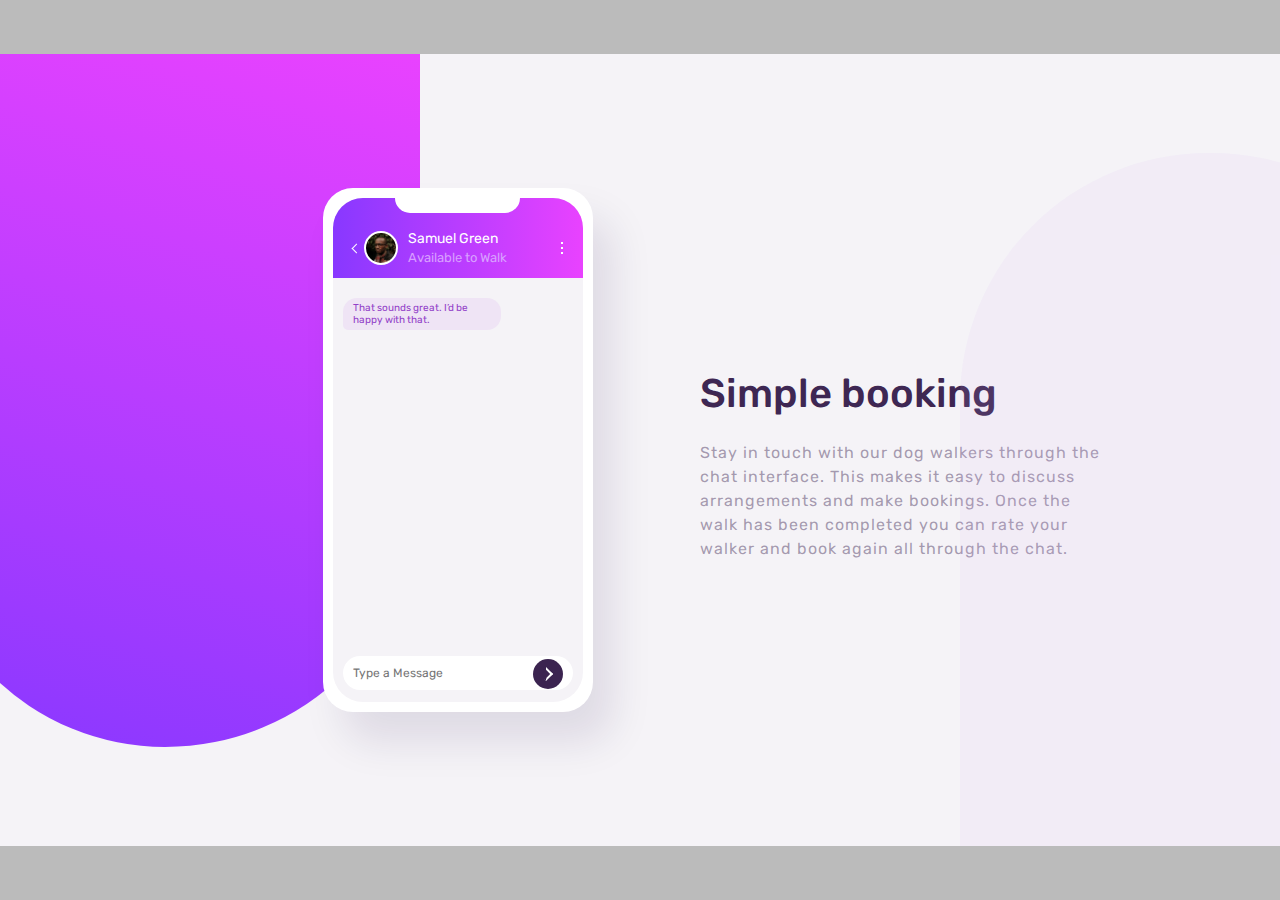
<file: chat-app/index.html>
<!DOCTYPE html>
<html lang="en">

<head>
    <meta charset="UTF-8">
    <meta name="viewport" content="width=device-width, initial-scale=1.0">
    <title>Frontend Mentor | Chat App</title>
    <link rel="preconnect" href="https://fonts.gstatic.com">
    <link href="https://fonts.googleapis.com/css2?family=Rubik:wght@400;500;700&display=swap" rel="stylesheet">
    <link rel="icon" type="image/png" href="favicon-32x32.png">
    <link rel="stylesheet" href="css/main.css">

</head>

<body>
    <main>
        <div class="sidebar left"></div>
        <div class="sidebar right"></div>
        <div class="phone-container">
            <div id="phone">
                <div class="phone-wrapper">
                    <div class="head"></div>
                    <div class="user">
                        <span class="arrow-left"></span>
                        <div class="image-div"></div>
                        <div class="info">
                            <h4>Samuel Green</h4>
                            <span>Available to Walk</span>
                        </div>
                        <div class="dots">
                            <span class="dot"></span>
                            <span class="dot"></span>
                            <span class="dot"></span>
                        </div>
                    </div>
                    <div class="message-wrapper">
                        <div class="message red">
                            That sounds great. I’d be happy with that.
                        </div>
                        <div class="message red">
                            Could you send over some pictures of your dog, please?
                        </div>
                        <div class="message pics">
                            <img src="images/dog-image-1.jpg" alt="dog image">
                            <img src="images/dog-image-2.jpg" alt="dog image">
                            <img src="images/dog-image-3.jpg" alt="dog image">
                        </div>
                        <div class="message white">
                            Here are a few pictures. She’s a happy girl!
                        </div>
                        <div class="message white">
                            Can you make it?
                        </div>
                        <div class="message red">
                            She looks so happy! The time we discussed works. How long shall I take her out for?
                        </div>
                        <div class="button message red">
                            <span class="radio"></span>
                            <span class="text">
                                30 minutes walk
                            </span>
                            <h3>$29</h3>
                        </div>
                        <div class="button message red">
                            <span class="radio"></span>
                            <span class="text">
                                1 hour walk
                            </span>
                            <h3>$49</h3>
                        </div>
                    </div>
                    <!-- *message-wrapper -->
                    <div class="send">
                        <input type="text" id="input" aria-label="message" placeholder="Type a Message">
                        <div class="arrow-right">
                            <span class="arrow"></span>
                        </div>
                    </div>
                </div>
            </div>
            <div id="text">
                <h1>Simple booking</h1>
                <p>
                    Stay in touch with our dog walkers through the chat interface. This makes it easy to discuss arrangements and make bookings. Once the walk has been completed you can rate your walker and book again all through the chat.
                </p>

            </div>
        </div>

    </main>


    <footer id="footer">
        <div class="attribution">
            Challenge by <a href="https://www.frontendmentor.io/challenges/chat-app-css-illustration-O5auMkFqY" target="_blank">Frontend Mentor</a>. Coded by <a href="#">Your Name Here</a>.
        </div>
    </footer>

</body>

</html>
</file>
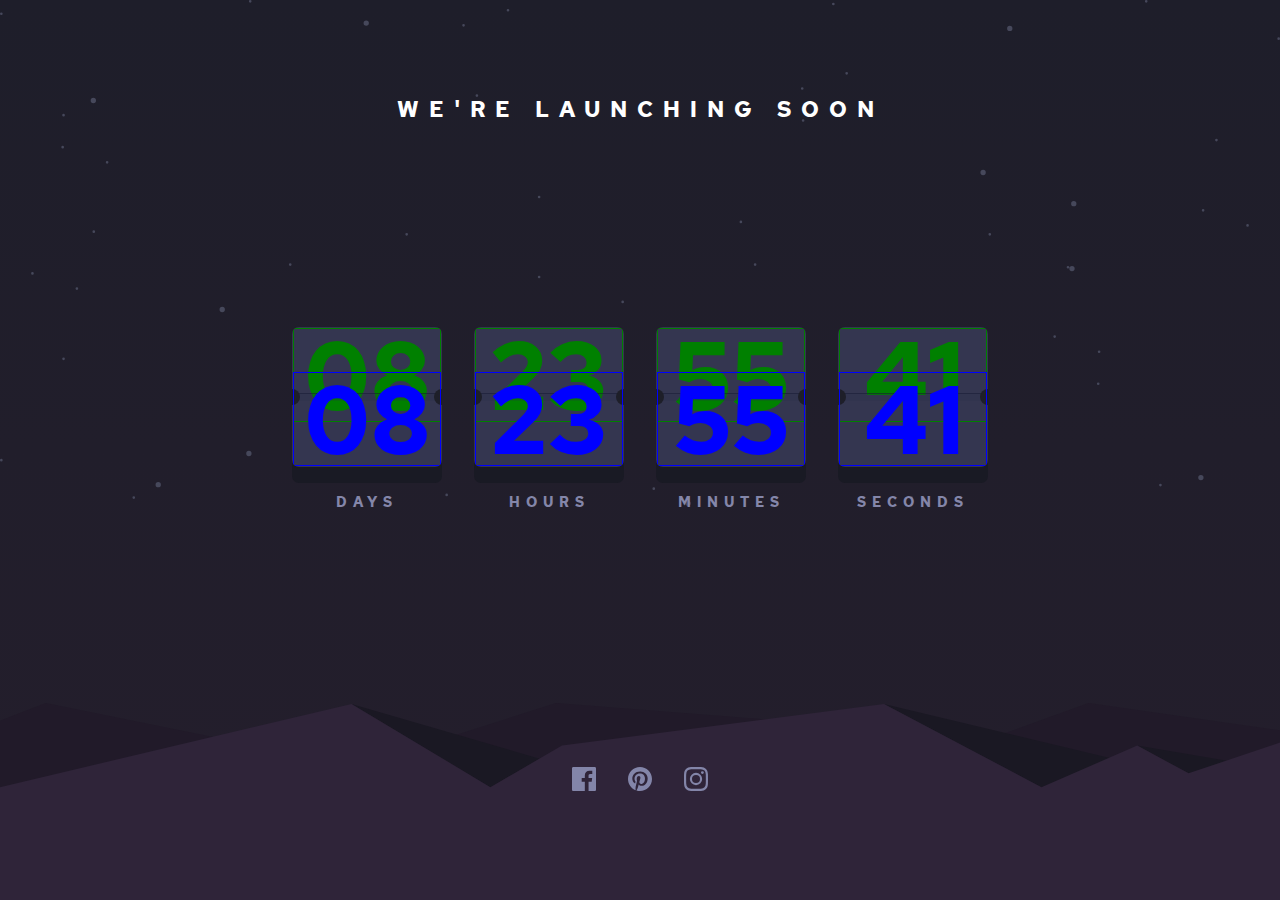
<file: countdown-timer/index.html>
<!DOCTYPE html>
<html lang="en">

<head>
    <meta charset="UTF-8">
    <meta name="viewport" content="width=device-width, initial-scale=1.0">
    <title>Countdown Timer</title>
    <link rel="icon" type="image/png" href="favicon-32x32.png">
    <link rel="stylesheet" href="fonts/fonts.css">
    <link rel="stylesheet" href="style.css">
</head>

<body>

    <div class="content">
        <h1 class="title">We're launching soon</h1>

        <div class="counter">
            <div class="counter__part days">
                <div class="number" data-number="08">
                    <span class="line"></span>
                    <span class="circle left"></span>
                    <span class="circle right"></span>
                </div>
                <span class="day">days</span>


            </div>
            <div class="counter__part hours">
                <div class="number" data-number="23">
                    <span class="line"></span>
                    <span class="circle left"></span>
                    <span class="circle right"></span>
                </div>
                <span class="day">hours</span>

            </div>
            <div class="counter__part minutes">
                <div class="number" data-number="55">
                    <span class="line"></span>
                    <span class="circle left"></span>
                    <span class="circle right"></span>
                </div>
                <span class="day">minutes</span>

            </div>
            <div class="counter__part seconds">
                <div class="number" data-number="41">
                    <span class="line"></span>
                    <span class="circle left"></span>
                    <span class="circle right"></span>
                </div>
                <span class="day">seconds</span>

            </div>
        </div>

        <nav class="nav">
            <div class="nav__part facebook">
                <!-- <img src="images/icon-facebook.svg" alt=""> -->
                <a href="#">
                    <svg xmlns="http://www.w3.org/2000/svg" width="24" height="24"><path fill="#8385A9" d="M22.675 0H1.325C.593 0 0 .593 0 1.325v21.351C0 23.407.593 24 1.325 24H12.82v-9.294H9.692v-3.622h3.128V8.413c0-3.1 1.893-4.788 4.659-4.788 1.325 0 2.463.099 2.795.143v3.24l-1.918.001c-1.504 0-1.795.715-1.795 1.763v2.313h3.587l-.467 3.622h-3.12V24h6.116c.73 0 1.323-.593 1.323-1.325V1.325C24 .593 23.407 0 22.675 0z"/></svg></a>
            </div>
            <div class="nav__part">
                <!-- <img src="images/icon-pinterest.svg" alt=""> -->
                <a href="#">
                    <svg xmlns="http://www.w3.org/2000/svg" width="24" height="24"><path fill="#8385A9" d="M12 0C5.373 0 0 5.372 0 12c0 5.084 3.163 9.426 7.627 11.174-.105-.949-.2-2.405.042-3.441.218-.937 1.407-5.965 1.407-5.965s-.359-.719-.359-1.782c0-1.668.967-2.914 2.171-2.914 1.023 0 1.518.769 1.518 1.69 0 1.029-.655 2.568-.994 3.995-.283 1.194.599 2.169 1.777 2.169 2.133 0 3.772-2.249 3.772-5.495 0-2.873-2.064-4.882-5.012-4.882-3.414 0-5.418 2.561-5.418 5.207 0 1.031.397 2.138.893 2.738a.36.36 0 01.083.345l-.333 1.36c-.053.22-.174.267-.402.161-1.499-.698-2.436-2.889-2.436-4.649 0-3.785 2.75-7.262 7.929-7.262 4.163 0 7.398 2.967 7.398 6.931 0 4.136-2.607 7.464-6.227 7.464-1.216 0-2.359-.631-2.75-1.378l-.748 2.853c-.271 1.043-1.002 2.35-1.492 3.146C9.57 23.812 10.763 24 12 24c6.627 0 12-5.373 12-12 0-6.628-5.373-12-12-12z"/></svg></a>
            </div>
            <div class="nav__part">
                <!-- <img src="images/icon-instagram.svg" alt=""> -->
                <a href="#">
                    <svg xmlns="http://www.w3.org/2000/svg" width="24" height="24"><path fill="#8385A9" d="M12 2.163c3.204 0 3.584.012 4.85.07 3.252.148 4.771 1.691 4.919 4.919.058 1.265.069 1.645.069 4.849 0 3.205-.012 3.584-.069 4.849-.149 3.225-1.664 4.771-4.919 4.919-1.266.058-1.644.07-4.85.07-3.204 0-3.584-.012-4.849-.07-3.26-.149-4.771-1.699-4.919-4.92-.058-1.265-.07-1.644-.07-4.849 0-3.204.013-3.583.07-4.849.149-3.227 1.664-4.771 4.919-4.919 1.266-.057 1.645-.069 4.849-.069zM12 0C8.741 0 8.333.014 7.053.072 2.695.272.273 2.69.073 7.052.014 8.333 0 8.741 0 12c0 3.259.014 3.668.072 4.948.2 4.358 2.618 6.78 6.98 6.98C8.333 23.986 8.741 24 12 24c3.259 0 3.668-.014 4.948-.072 4.354-.2 6.782-2.618 6.979-6.98.059-1.28.073-1.689.073-4.948 0-3.259-.014-3.667-.072-4.947-.196-4.354-2.617-6.78-6.979-6.98C15.668.014 15.259 0 12 0zm0 5.838a6.162 6.162 0 100 12.324 6.162 6.162 0 000-12.324zM12 16a4 4 0 110-8 4 4 0 010 8zm6.406-11.845a1.44 1.44 0 100 2.881 1.44 1.44 0 000-2.881z"/></svg></a>
            </div>
        </nav>
    </div>

    <script src="js/script.js"></script>
</body>

</html>
</file>
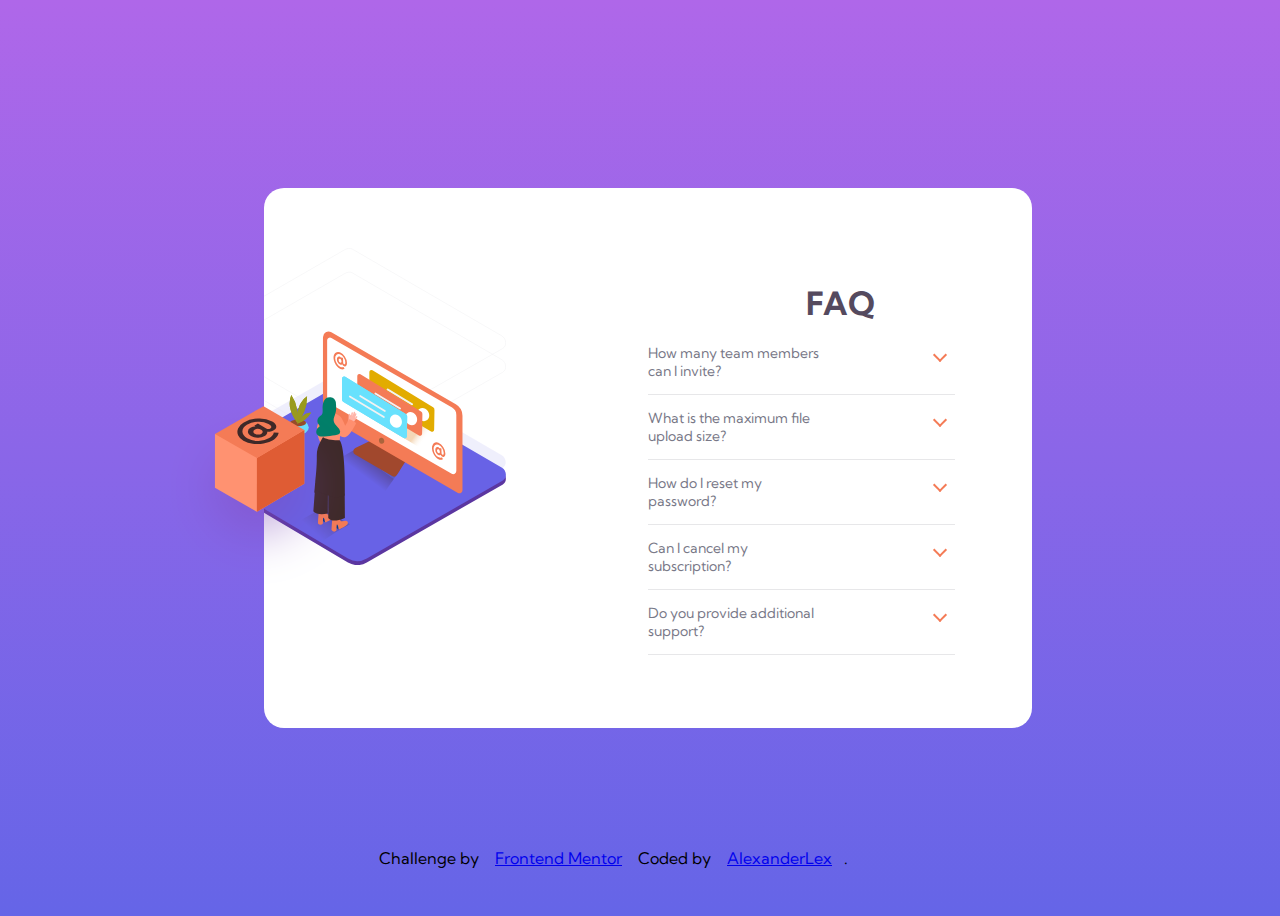
<file: FAQ/index.html>
<!DOCTYPE html>
<html lang="en">

<head>
    <meta charset="UTF-8">
    <meta name="viewport" content="width=device-width, initial-scale=1.0">
    <title>Frontend Mentor | FAQ Accordion Card</title>
    <link rel="icon" type="image/png" href="favicon.png">
    <link href="https://fonts.googleapis.com/css2?family=Kumbh+Sans:wght@300;400;700&display=swap" rel="stylesheet">
    <link rel="stylesheet" href="style.css">
    <script src="script.js" defer></script>
</head>

<body>
    <div class="content">

        <div class="container">

            <div class="img-div">

                <img src="images/illustration-woman-online-desktop.svg" alt="main image" class="desktop">
                <img src="images/illustration-woman-online-mobile.svg" alt="main image" class="mobile">

            </div>
            <div class="text-div">
                <h1>FAQ</h1>
                <div class="text-div-part">
                    <p class="question">
                        How many team members can I invite?
                    </p>
                    <p class="answer">
                        You can invite up to 2 additional users on the Free plan. There is no limit on team members for the Premium plan.
                    </p>
                    <span class="arrow"></span>
                </div>
                <div class="text-div-part">
                    <p class="question">
                        What is the maximum file upload size?
                    </p>
                    <p class="answer">
                        No more than 2GB. All files in your account must fit your allotted storage space.
                    </p>
                    <span class="arrow"></span>
                </div>
                <div class="text-div-part">
                    <p class="question">
                        How do I reset my password?
                    </p>
                    <p class="answer">
                        Click “Forgot password” from the login page or “Change password” from your profile page. A reset link will be emailed to you.
                    </p>
                    <span class="arrow"></span>
                </div>

                <div class="text-div-part">
                    <p class="question">
                        Can I cancel my subscription?
                    </p>
                    <p class="answer">
                        Yes! Send us a message and we’ll process your request no questions asked.
                    </p>
                    <span class="arrow"></span>
                </div>
                <div class="text-div-part">
                    <p class="question">
                        Do you provide additional support?
                    </p>
                    <p class="answer">
                        Chat and email support is available 24/7. Phone lines are open during normal business hours.
                    </p>
                    <span class="arrow"></span>
                </div>
            </div>

        </div>
        <img src="images/illustration-box-desktop.svg" alt="box" class="box">
    </div>

    <div class="attribution">
        Challenge by <a href="https://www.frontendmentor.io?ref=challenge" target="_blank">Frontend Mentor</a> Coded by <a href="https://github.com/AlexaderLex/Frontend-Mentor-challenge/tree/main/FAQ" target="_blank">AlexanderLex</a>.
    </div>
</body>

</html>
</file>
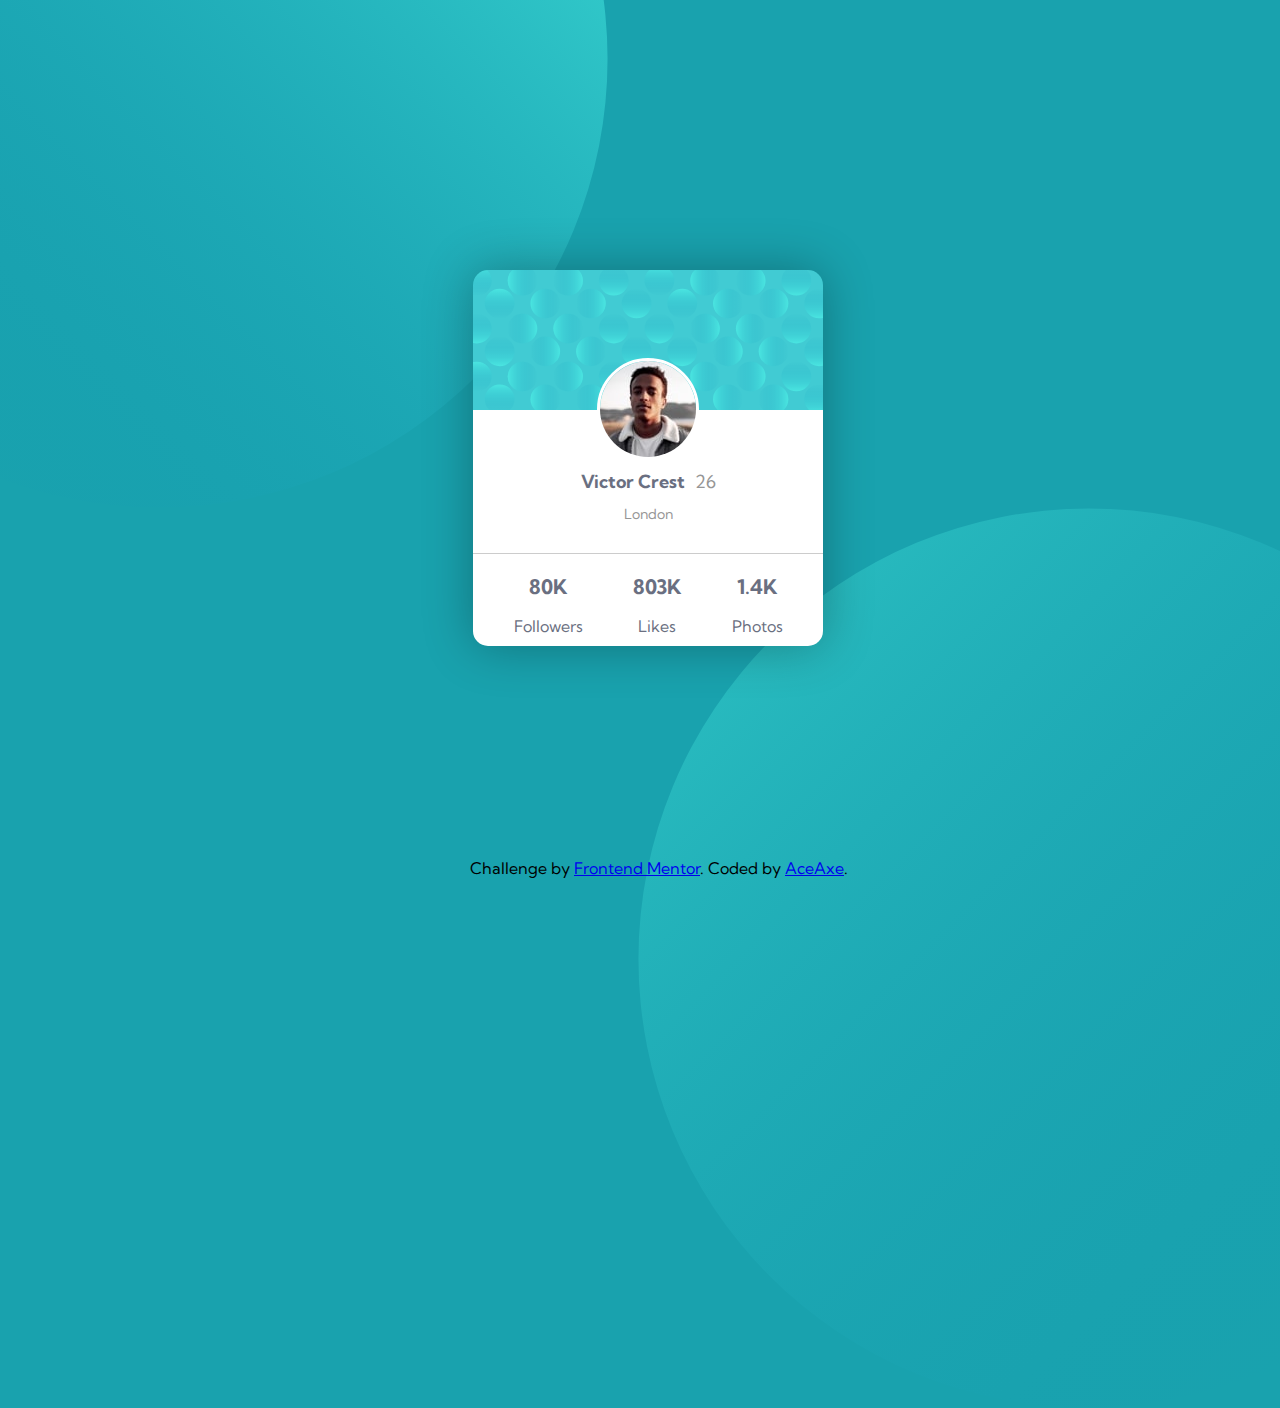
<file: profile-card-component/index.html>
<!DOCTYPE html>
<html lang="en">

<head>
    <meta charset="UTF-8">
    <meta name="viewport" content="width=device-width, initial-scale=1.0">
    <!-- displays site properly based on user's device -->

    <link rel="icon" type="image/png" sizes="32x32" href="./images/favicon-32x32.png">
    <title>Frontend Mentor | Profile card component</title>
    <link rel="preconnect" href="https://fonts.gstatic.com">
    <link href="https://fonts.googleapis.com/css2?family=Kumbh+Sans:wght@300;400;700&display=swap" rel="stylesheet">
    <link rel="stylesheet" href="style.css">

</head>

<body>
    <div class="content">
        <div class="card">
            <img src="images/image-victor.jpg" alt="Victor">
            <div>
                <span class="name">Victor Crest</span><span class="age">26</span>
                <span class="city">London</span>
            </div>
            <div class="sub-part">
                <div class="text">
                    <h2>80K</h2> <span>Followers</span>
                </div>
                <div class="text">
                    <h2>803K</h2> <span>Likes</span>
                </div>
                <div class="text">
                    <h2>1.4K</h2> <span>Photos</span>
                </div>
            </div>
        </div>
    </div>
    <div class="top"></div>
    <div class="bottom"></div>
    <div class="attribution">
        Challenge by <a href="https://www.frontendmentor.io?ref=challenge" target="_blank">Frontend Mentor</a>. Coded by <a href="#">AceAxe</a>.
    </div>
</body>

</html>
</file>
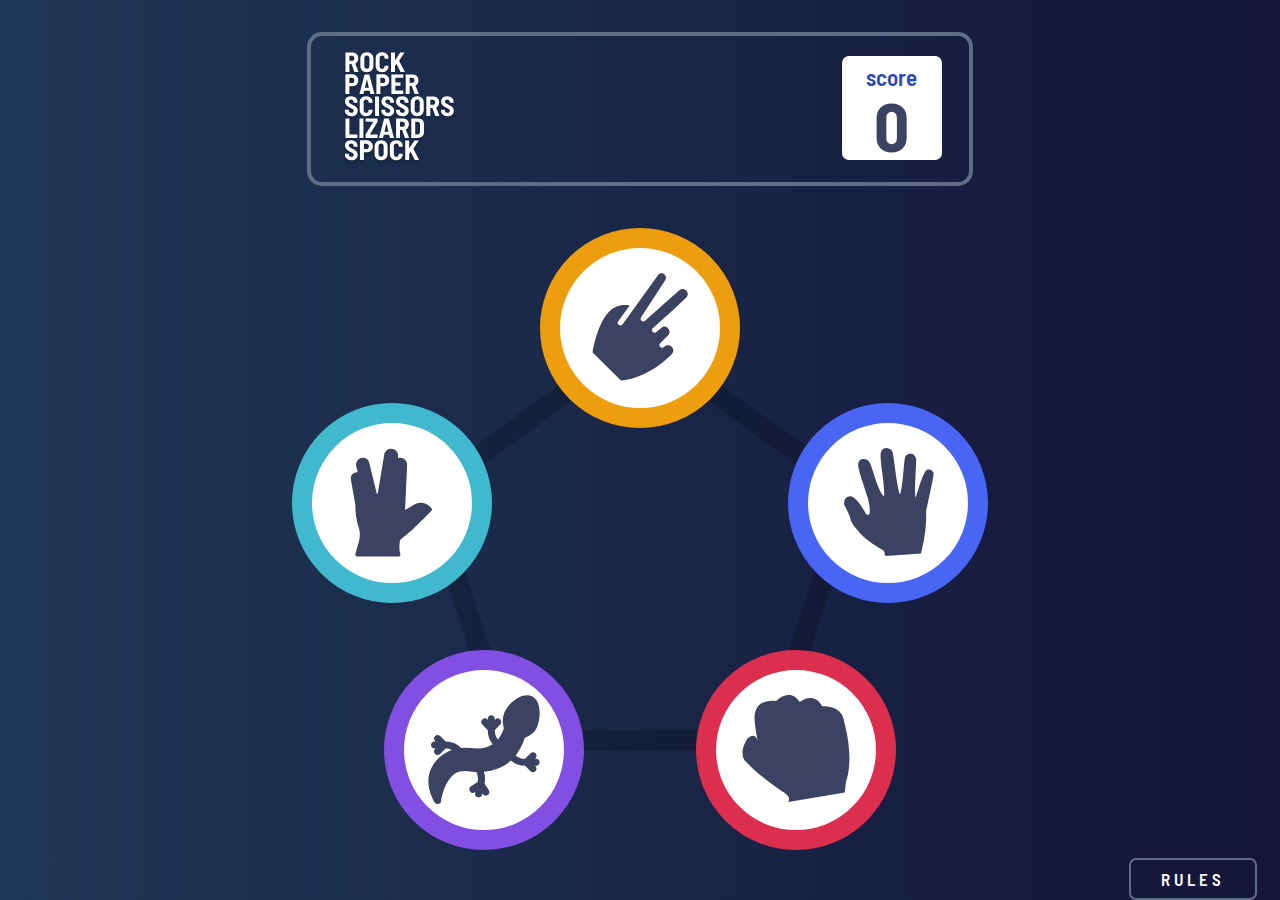
<file: rock-paper-scissor/index.html>
<!DOCTYPE html>
<html lang="en">

<head>
    <meta charset="UTF-8">
    <meta name="viewport" content="width=device-width, initial-scale=1.0">
    <link rel="icon" type="image/png" sizes="32x32" href="favicon-32x32.png">
    <title>Frontend Mentor | Rock, Paper, Scissors</title>
    <link rel="stylesheet" href="fonts/Barlow_Semi_Condensed/stylesheet.css">
    <link rel="stylesheet" href="css/style.css">
    <link rel="stylesheet" href="css/game.css">
    <link rel="stylesheet" href="css/media.css">
    <script src="js/script.js " defer></script>
</head>

<body>
    <header>
        <div id="header-text"><img src="img/logo-bonus.svg" alt=""></div>
        <div id="score">
            <span id="score-text">score</span>
            <h1 id="score-score">0</h1>
        </div>
    </header>
    <main>
        <div class="content">
            <div class="content-item one">
                <div class="image-div scissors" data-beat="paper, lizard">
                    <img src="img/icon-scissors.svg" alt="scissors">
                </div>
            </div>
            <!-- * content-item -->

            <div class="content-item two">
                <div class="image-div spock" data-beat="scissors, rock">
                    <img src="img/icon-spock.svg" alt="Spock">
                </div>
                <div class="image-div paper" data-beat="rock, spock">
                    <img src="img/icon-paper.svg" alt="paper">
                </div>

            </div>
            <!-- * content-item -->
            <div class="content-item three">
                <div class="image-div lizard" data-beat="spock, paper">
                    <img src="img/icon-lizard.svg" alt="lizard">

                </div>
                <div class="image-div rock" data-beat="lizard, scissors">
                    <img src="img/icon-rock.svg" alt="rock">
                </div>
            </div>
            <!-- * content-item -->
        </div>
        <!-- <div id="rules">RULES</div> -->
        <div id="game" class="">
            <div id="player">
                <h4 class="game-head">YOU PICKED</h4>


                <div class="image-div empty player">

                </div>
            </div>
            <!-- *#player -->
            <div id="message">
                <h2 id="win">YOU WIN</h2>
                <h2 id="lose">YOU LOSE</h2>
                <h5 id="play-again">PLAY AGAIN</h5>
            </div>
            <div id="house">
                <h4 class="game-head">THE HOUSE PICKED</h4>

                <div class="image-div empty house">

                </div>
            </div>
        </div>
        <!-- * #game -->
        <div id="modal">
            <span id="modal-rules">RULES</span>
            <img src="img/image-rules-bonus.svg" alt="">
            <span id="close"><img src="img/icon-close.svg" alt="close icon"></span>
        </div>
        <div id="rules">RULES</div>
    </main>


    <!-- ****** Footer ****** -->

    <div class="attrDiv">
        <div class="attribution">
            Challenge by <a href="https://www.frontendmentor.io?ref=challenge" target="_blank">Frontend Mentor</a>. Coded by <a href="https://github.com/AlexaderLex/Frontend-Mentor-challenge" target="_blank">AlexanderLex</a>.
        </div>
    </div>
</body>

</html>
</file>
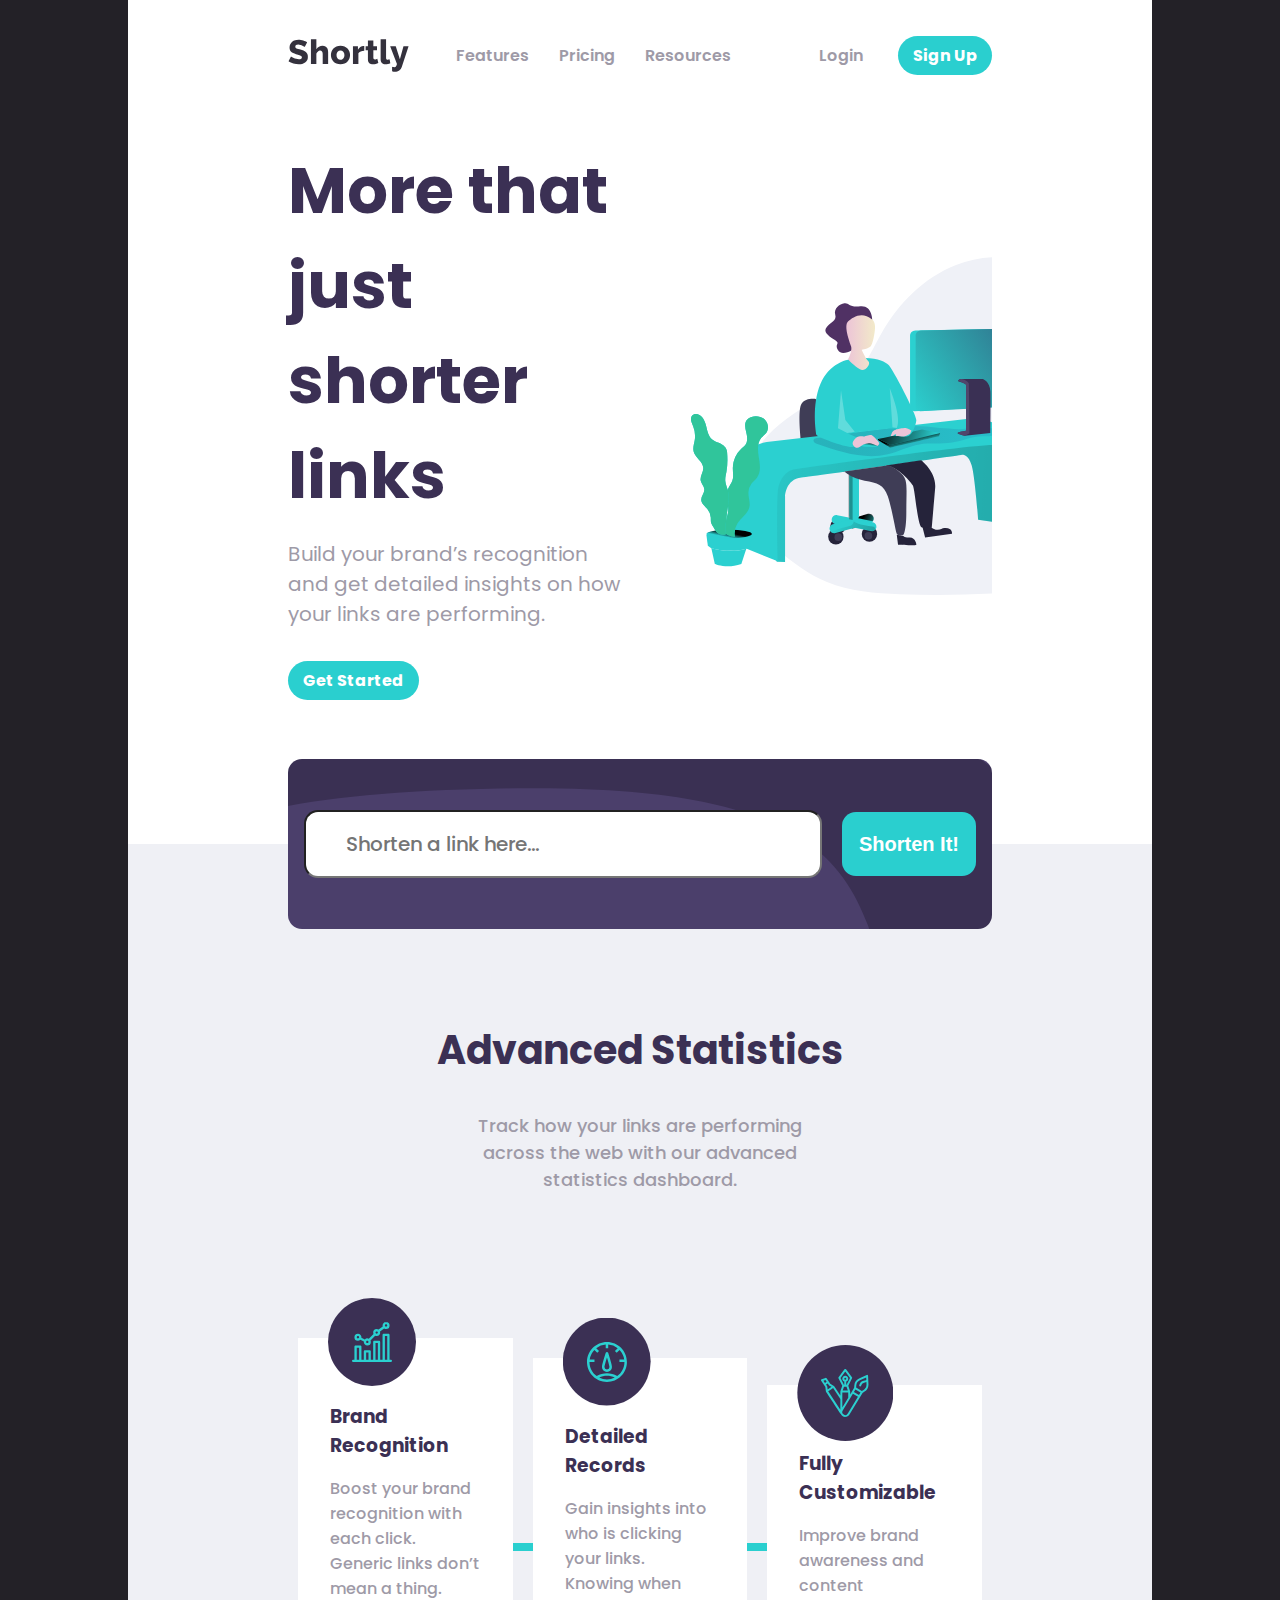
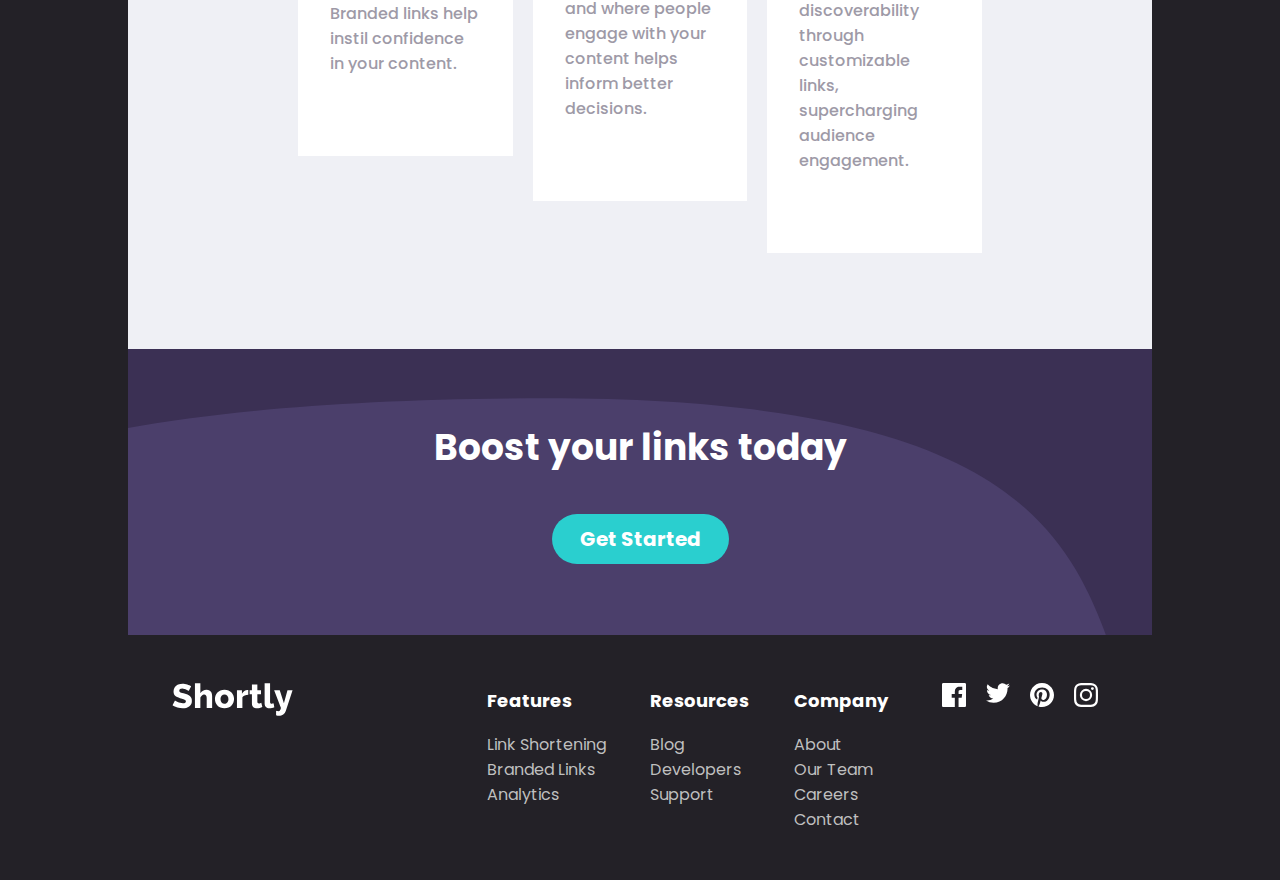
<file: url-short/index.html>
<!DOCTYPE html>
<html lang="en">

<head>
    <meta charset="UTF-8">
    <meta name="viewport" content="width=device-width, initial-scale=1.0">
    <title>Frontend Mentor | Shortly URL shortening API Challenge</title>
    <link rel="icon" type="image/png" href="favicon-32x32.png">
    <link rel="stylesheet" href="css/style.css">
    <link rel="stylesheet" href="css/media.css">
    <script src="js/main.js" defer></script>
</head>

<body>
    <div class="content">

        <nav id="nav">
            <ul id="nav-list-desk" class="desktop">
                <li class="list-item logo"><img src="images/logo.svg" alt="Company Logo"></li>
                <li class="list-item features">
                    <a href="">Features</a>
                </li>
                <li class="list-item prising">
                    <a href="">Pricing</a>
                </li>
                <li class="list-item resources">
                    <a href="">Resources</a>
                </li>
                <li class="list-item login">
                    <a href="">Login</a>
                </li>
                <li class="list-item sign">
                    <a href="">Sign Up</a>
                </li>
            </ul>
            <ul id="mobile-static">
                <li class="list-item logo"><img src="images/logo.svg" alt="Company Logo"></li>
                <li>
                    <a href="#" id="show-list"><span></span><span></span><span></span></a>
                </li>
            </ul>
            <ul id="nav-list-mobile">

                <li class="list-item features">
                    <a href="#">Features</a>
                </li>
                <li class="list-item prising">
                    <a href="#">Pricing</a>
                </li>
                <li class="list-item resources">
                    <a href="#">Resources</a>
                </li>
                <hr>
                <li class="list-item login">
                    <a href="#">Login</a>
                </li>
                <li class="list-item sign">
                    <a href="#">Sign Up</a>
                </li>
            </ul>

        </nav>

        <main>
            <div class="container">
                <div class="textDiv">
                    <h1 id="title">More that just shorter links</h1>
                    <p>Build your brand’s recognition and get detailed insights on how your links are performing.</p>
                    <a href="#" id="start">Get Started</a>
                </div>
                <div class="imageDiv">
                    <img src="images/illustration-working.svg" alt="a person at the desktop">
                </div>
            </div>
        </main>

        <section class="advanced">
            <div class="shortenDiv">
                <input type="text" name="" id="input-url" placeholder="Shorten a link here..." aria-label="shorten-link">
                <button class="btn-shorten" id="btn-shorten">Shorten It!</button>
                <span class="warning">Please add a link</span>

            </div>
            <p class="error"></p>
            <div id="link-wrapper">
                <div class="link-div">

                </div>
            </div>
            <!-- *** link-div-wrapper *** -->
            <!-- * shortenDiv -->
            <div class="advanced-text">
                <h2>Advanced Statistics</h2>
                <p>
                    Track how your links are performing across the web with our advanced statistics dashboard.
                </p>
                <div class="stats">
                    <div class="card">
                        <img class="stats-img" src="images/icon-brand-recognition.svg" alt="">
                        <h3 class="stats-header">Brand Recognition</h3>
                        <p class="stats-text">
                            Boost your brand recognition with each click. Generic links don’t mean a thing. Branded links help instil confidence in your content.
                        </p>
                    </div>
                    <div class="card">
                        <img class="stats-img" src="images/icon-detailed-records.svg" alt="">
                        <h3 class="stats-header">Detailed Records</h3>
                        <p class="stats-text">
                            Gain insights into who is clicking your links. Knowing when and where people engage with your content helps inform better decisions.
                        </p>
                    </div>
                    <div class="card">
                        <img class="stats-img" src="images/icon-fully-customizable.svg" alt="">
                        <h3 class="stats-header">Fully Customizable</h3>
                        <p class="stats-text">
                            Improve brand awareness and content discoverability through customizable links, supercharging audience engagement.
                        </p>
                    </div>
                    <div id="line"></div>
                </div>
                <!-- * stats -->
            </div>
        </section>
        <div id="boost">
            <h2>Boost your links today</h2>
            <a href="#" class="boost-btn">Get Started</a>
        </div>

        <footer>
            <div class="wrapper">
                <div class="image">
                    <img class="footer-img" src="images/logo-light.svg" alt="Company Logo">
                </div>
                <div class="features">
                    <h3>Features</h3>
                    <ul>
                        <li><a href="#">Link Shortening</a></li>
                        <li><a href="#">Branded Links</a></li>
                        <li><a href="#">Analytics</a></li>
                    </ul>
                </div>
                <div class="resources">
                    <h3>Resources</h3>
                    <ul>
                        <li><a href="#">Blog</a></li>
                        <li><a href="#">Developers</a></li>
                        <li>
                            <a href="#">Support</a>
                        </li>
                    </ul>
                </div>
                <div class="company">
                    <h3>Company</h3>
                    <ul>
                        <li>
                            <a href="#">About</a>
                        </li>
                        <li>
                            <a href="#">Our Team</a>
                        </li>
                        <li>
                            <a href="#">Careers</a>
                        </li>
                        <li>
                            <a href="#">Contact</a>
                        </li>
                    </ul>
                </div>
                <div class="social">
                    <ul>
                        <li>

                            <a href="#">
                                <svg xmlns="http://www.w3.org/2000/svg" width="24" height="24"><path fill="#FFF" d="M22.675 0H1.325C.593 0 0 .593 0 1.325v21.351C0 23.407.593 24 1.325 24H12.82v-9.294H9.692v-3.622h3.128V8.413c0-3.1 1.893-4.788 4.659-4.788 1.325 0 2.463.099 2.795.143v3.24l-1.918.001c-1.504 0-1.795.715-1.795 1.763v2.313h3.587l-.467 3.622h-3.12V24h6.116c.73 0 1.323-.593 1.323-1.325V1.325C24 .593 23.407 0 22.675 0z"/></svg>
                            </a>
                        </li>
                        <li>
                            <a href="#">
                                <svg xmlns="http://www.w3.org/2000/svg" width="24" height="20"><path fill="#FFF" d="M24 2.557a9.83 9.83 0 01-2.828.775A4.932 4.932 0 0023.337.608a9.864 9.864 0 01-3.127 1.195A4.916 4.916 0 0016.616.248c-3.179 0-5.515 2.966-4.797 6.045A13.978 13.978 0 011.671 1.149a4.93 4.93 0 001.523 6.574 4.903 4.903 0 01-2.229-.616c-.054 2.281 1.581 4.415 3.949 4.89a4.935 4.935 0 01-2.224.084 4.928 4.928 0 004.6 3.419A9.9 9.9 0 010 17.54a13.94 13.94 0 007.548 2.212c9.142 0 14.307-7.721 13.995-14.646A10.025 10.025 0 0024 2.557z"/></svg>
                            </a>
                        </li>
                        <li>

                            <a href="#">
                                <svg xmlns="http://www.w3.org/2000/svg" width="24" height="24"><path fill="#FFF" d="M12 0C5.373 0 0 5.372 0 12c0 5.084 3.163 9.426 7.627 11.174-.105-.949-.2-2.405.042-3.441.218-.937 1.407-5.965 1.407-5.965s-.359-.719-.359-1.782c0-1.668.967-2.914 2.171-2.914 1.023 0 1.518.769 1.518 1.69 0 1.029-.655 2.568-.994 3.995-.283 1.194.599 2.169 1.777 2.169 2.133 0 3.772-2.249 3.772-5.495 0-2.873-2.064-4.882-5.012-4.882-3.414 0-5.418 2.561-5.418 5.207 0 1.031.397 2.138.893 2.738a.36.36 0 01.083.345l-.333 1.36c-.053.22-.174.267-.402.161-1.499-.698-2.436-2.889-2.436-4.649 0-3.785 2.75-7.262 7.929-7.262 4.163 0 7.398 2.967 7.398 6.931 0 4.136-2.607 7.464-6.227 7.464-1.216 0-2.359-.631-2.75-1.378l-.748 2.853c-.271 1.043-1.002 2.35-1.492 3.146C9.57 23.812 10.763 24 12 24c6.627 0 12-5.373 12-12 0-6.628-5.373-12-12-12z"/></svg>
                            </a>
                        </li>
                        <li>

                            <a href="#">
                                <svg xmlns="http://www.w3.org/2000/svg" width="24" height="24"><path fill="#FFF" d="M12 2.163c3.204 0 3.584.012 4.85.07 3.252.148 4.771 1.691 4.919 4.919.058 1.265.069 1.645.069 4.849 0 3.205-.012 3.584-.069 4.849-.149 3.225-1.664 4.771-4.919 4.919-1.266.058-1.644.07-4.85.07-3.204 0-3.584-.012-4.849-.07-3.26-.149-4.771-1.699-4.919-4.92-.058-1.265-.07-1.644-.07-4.849 0-3.204.013-3.583.07-4.849.149-3.227 1.664-4.771 4.919-4.919 1.266-.057 1.645-.069 4.849-.069zM12 0C8.741 0 8.333.014 7.053.072 2.695.272.273 2.69.073 7.052.014 8.333 0 8.741 0 12c0 3.259.014 3.668.072 4.948.2 4.358 2.618 6.78 6.98 6.98C8.333 23.986 8.741 24 12 24c3.259 0 3.668-.014 4.948-.072 4.354-.2 6.782-2.618 6.979-6.98.059-1.28.073-1.689.073-4.948 0-3.259-.014-3.667-.072-4.947-.196-4.354-2.617-6.78-6.979-6.98C15.668.014 15.259 0 12 0zm0 5.838a6.162 6.162 0 100 12.324 6.162 6.162 0 000-12.324zM12 16a4 4 0 110-8 4 4 0 010 8zm6.406-11.845a1.44 1.44 0 100 2.881 1.44 1.44 0 000-2.881z"/></svg>
                            </a>
                        </li>
                    </ul>
                </div>
            </div>


        </footer>
    </div>
    <!-- content -->

    <!-- ****** Footer ****** -->

    <div class="attrDiv">
        <div class="attribution">
            Challenge by <a href="https://www.frontendmentor.io?ref=challenge" target="_blank">Frontend Mentor</a>. Coded by <a href="https://github.com/AlexaderLex/Frontend-Mentor-challenge" target="_blank">AlexanderLex</a>.
        </div>
    </div>


</body>

</html>
</file>
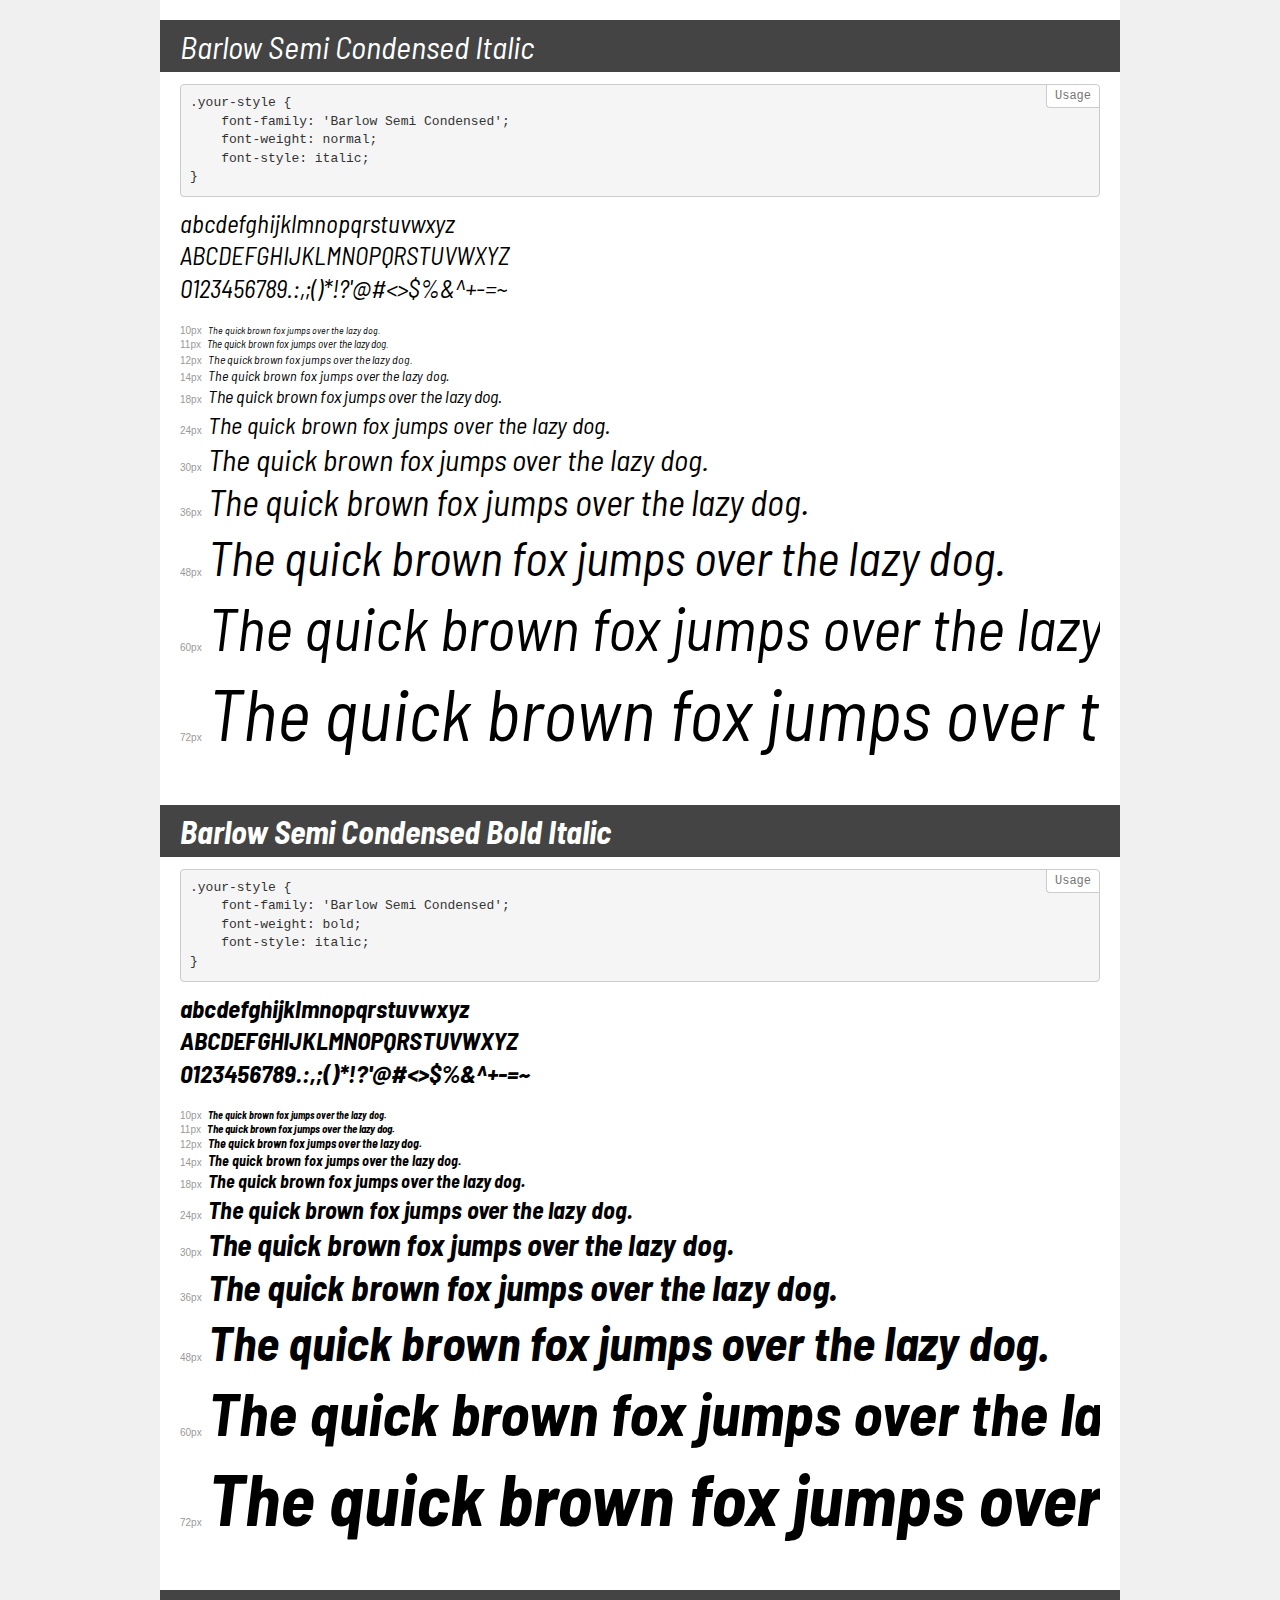
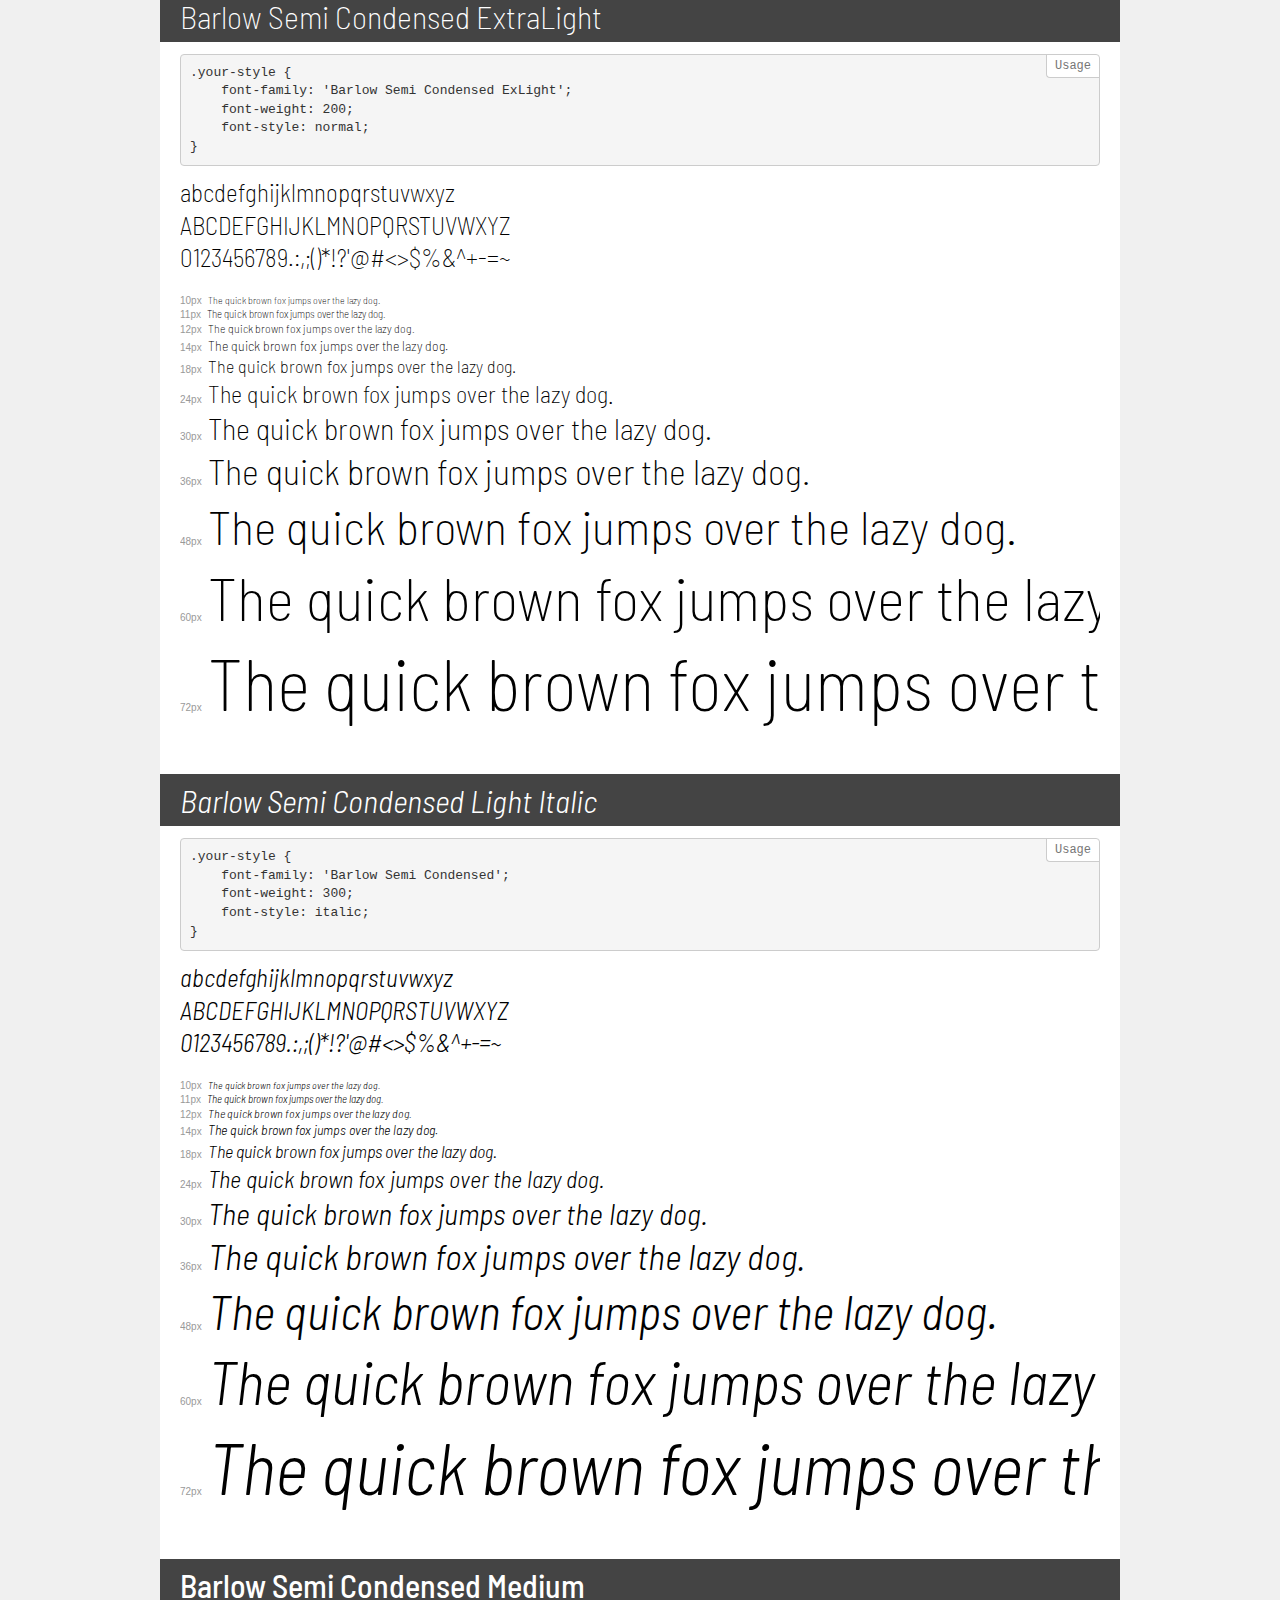
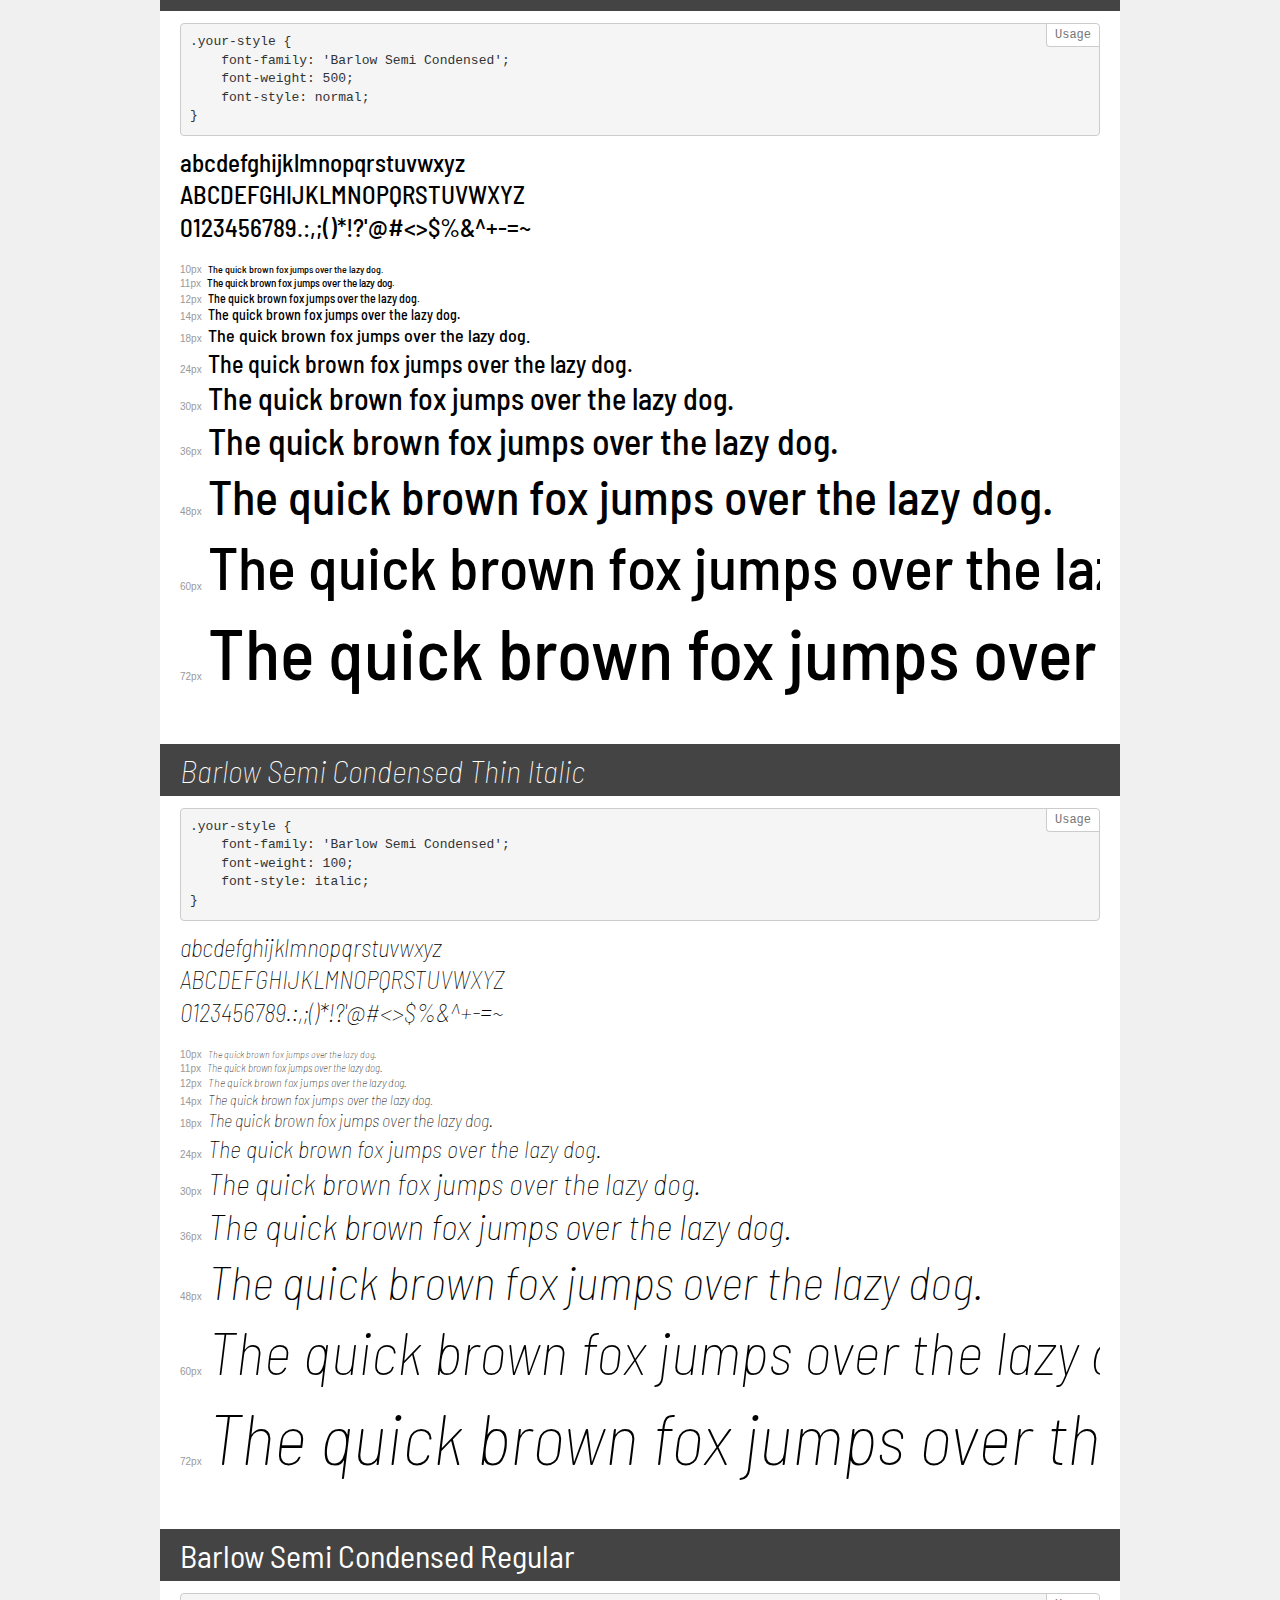
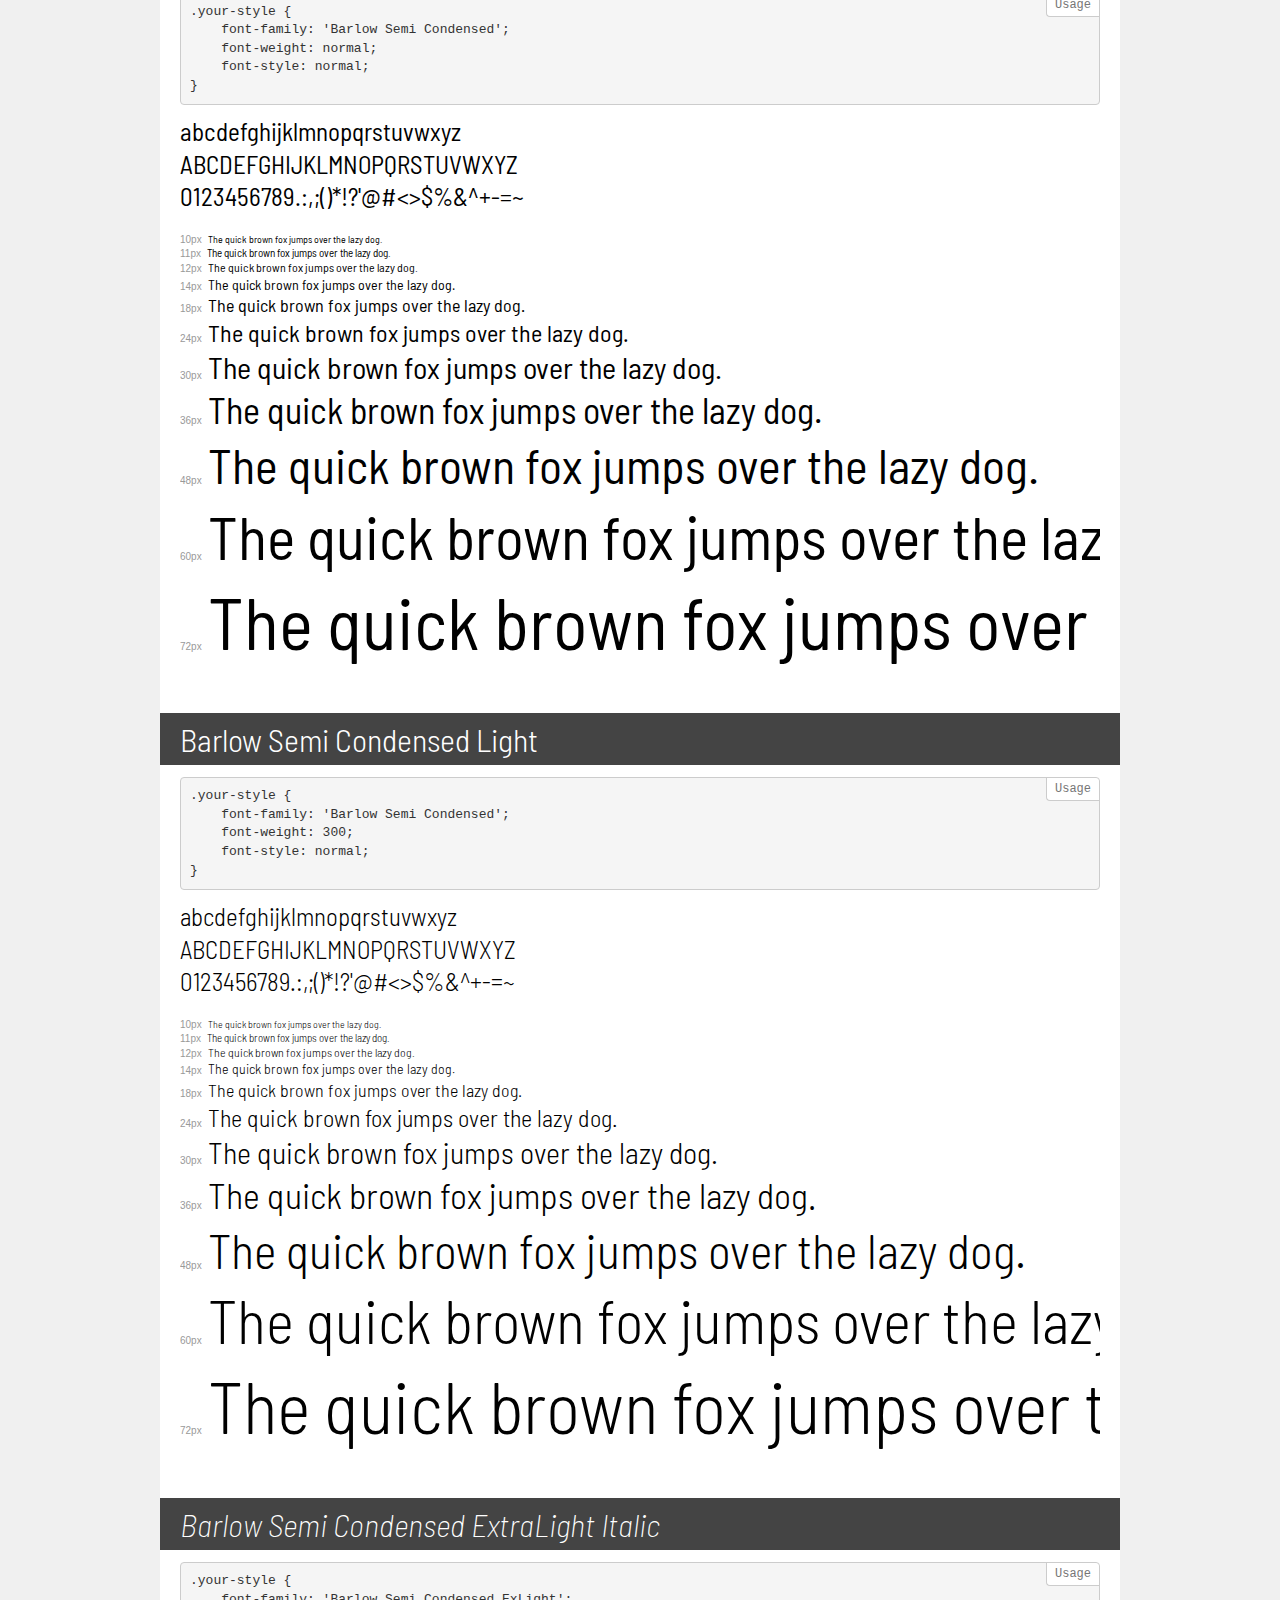
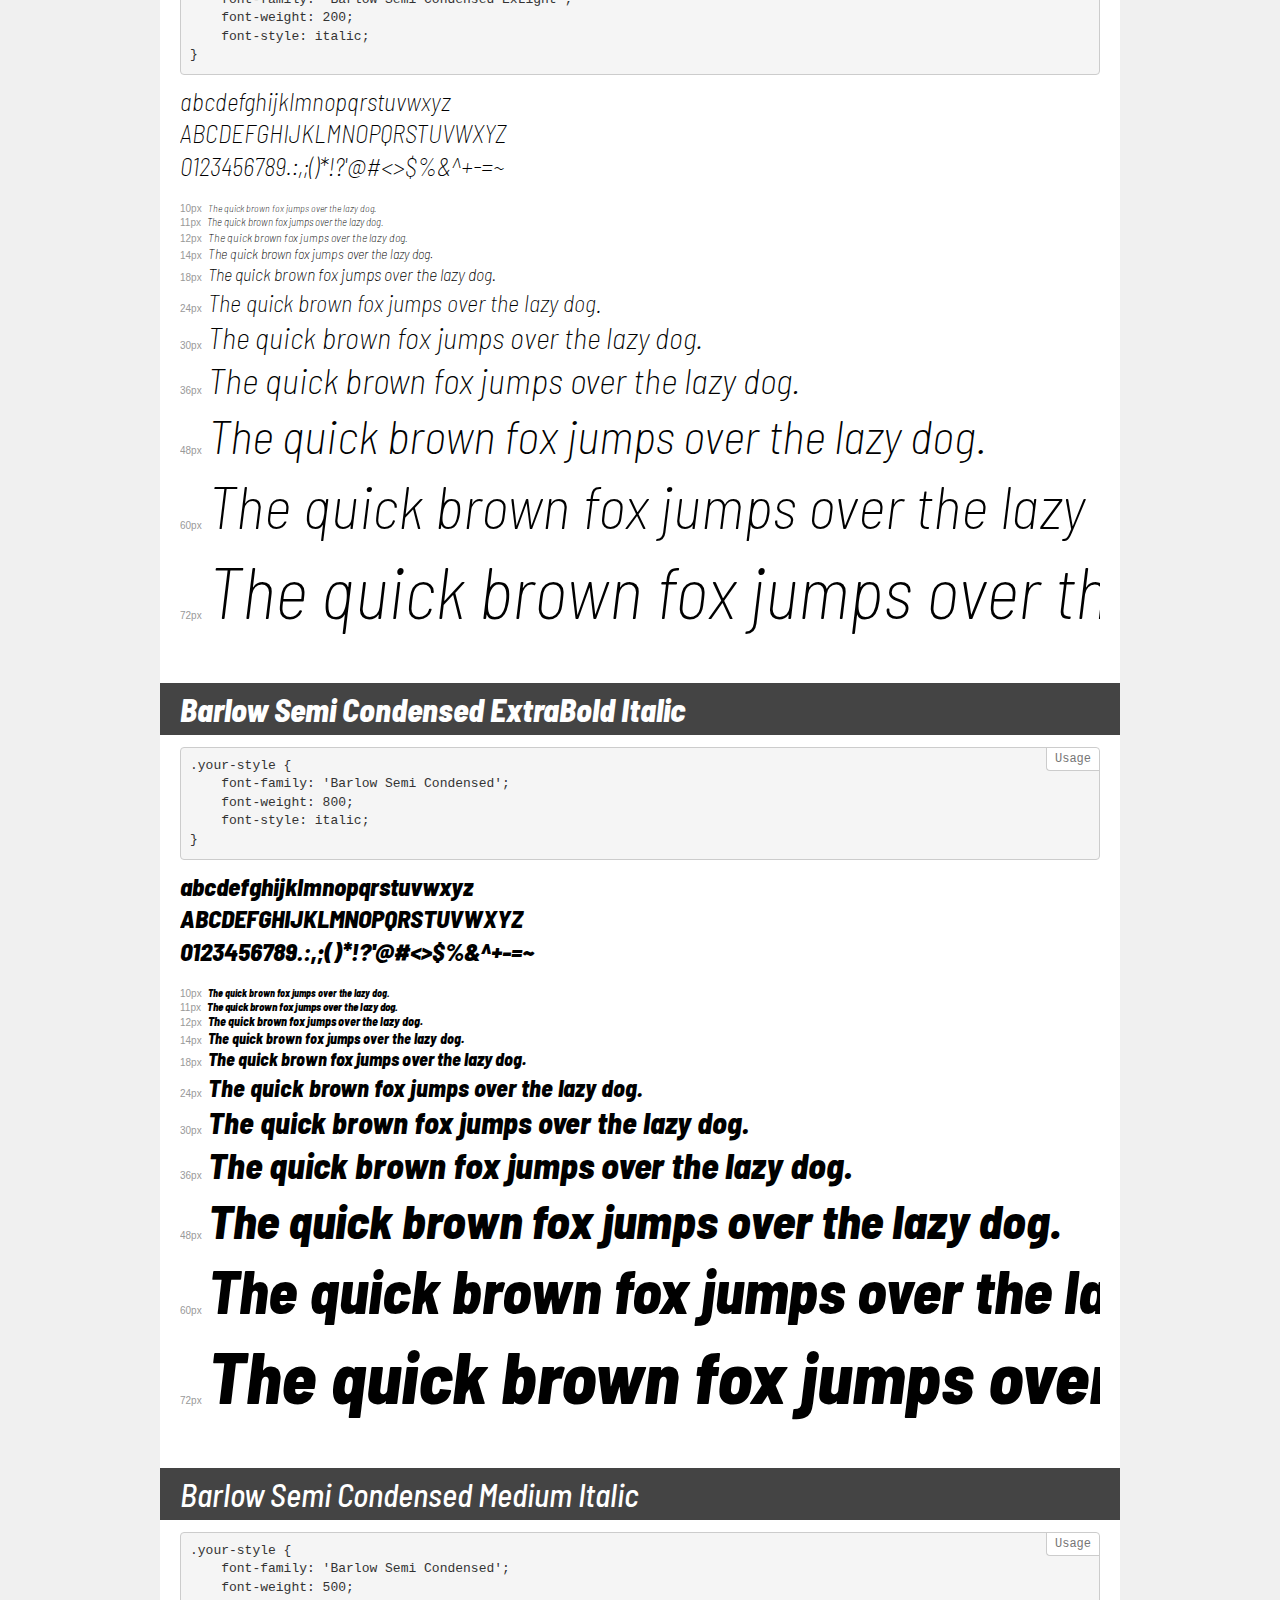
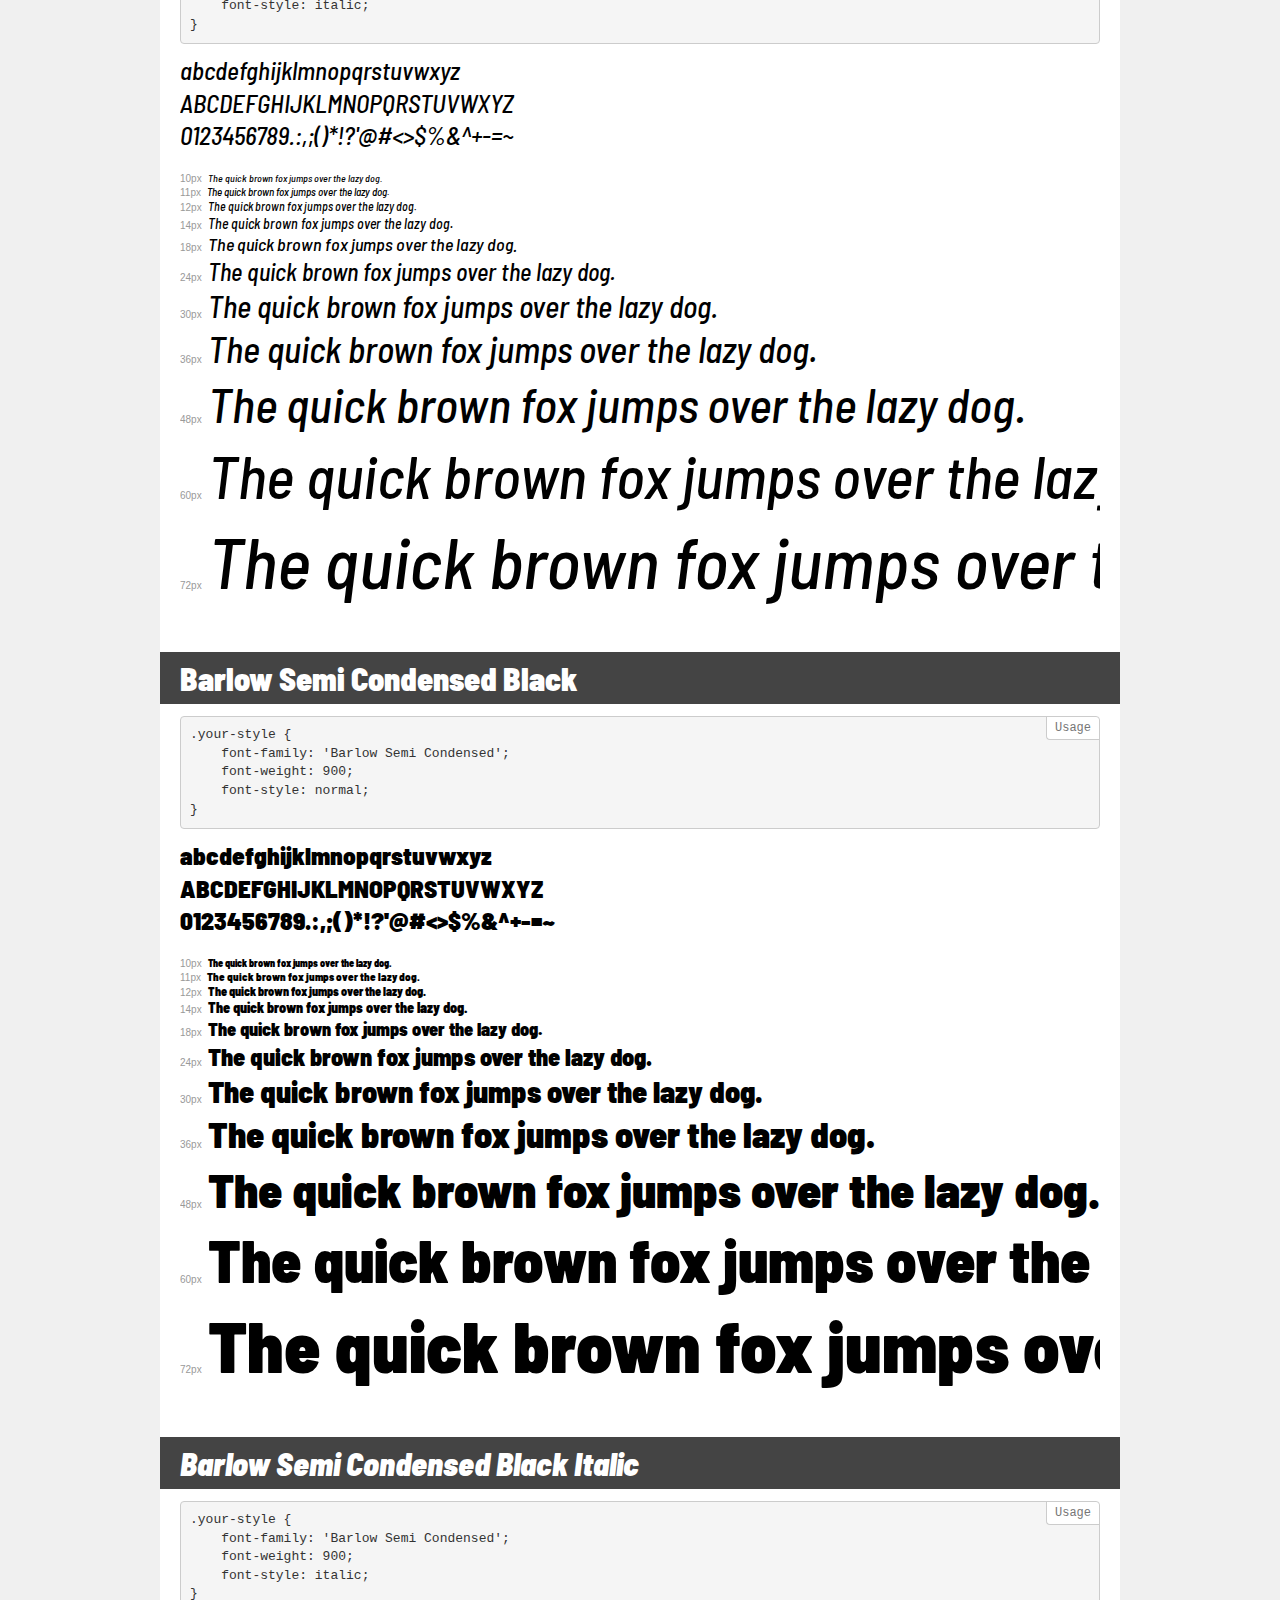
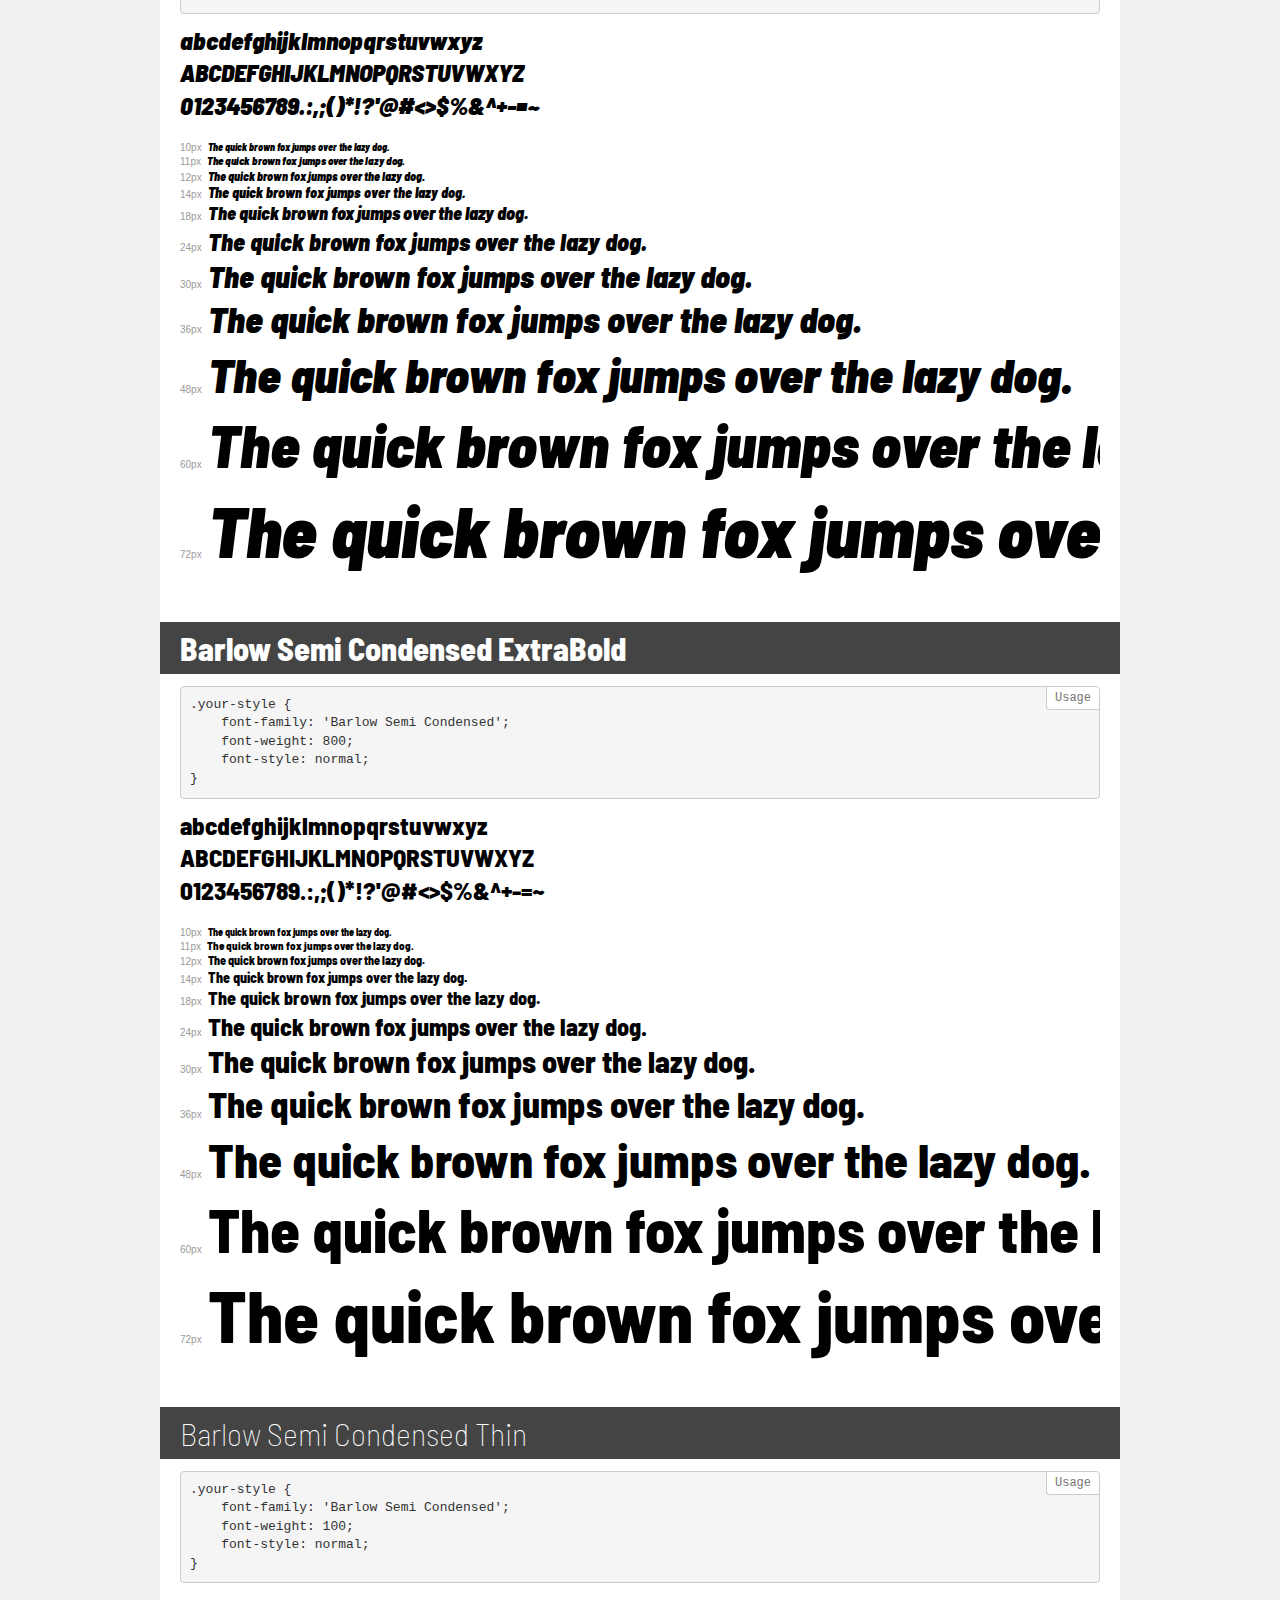
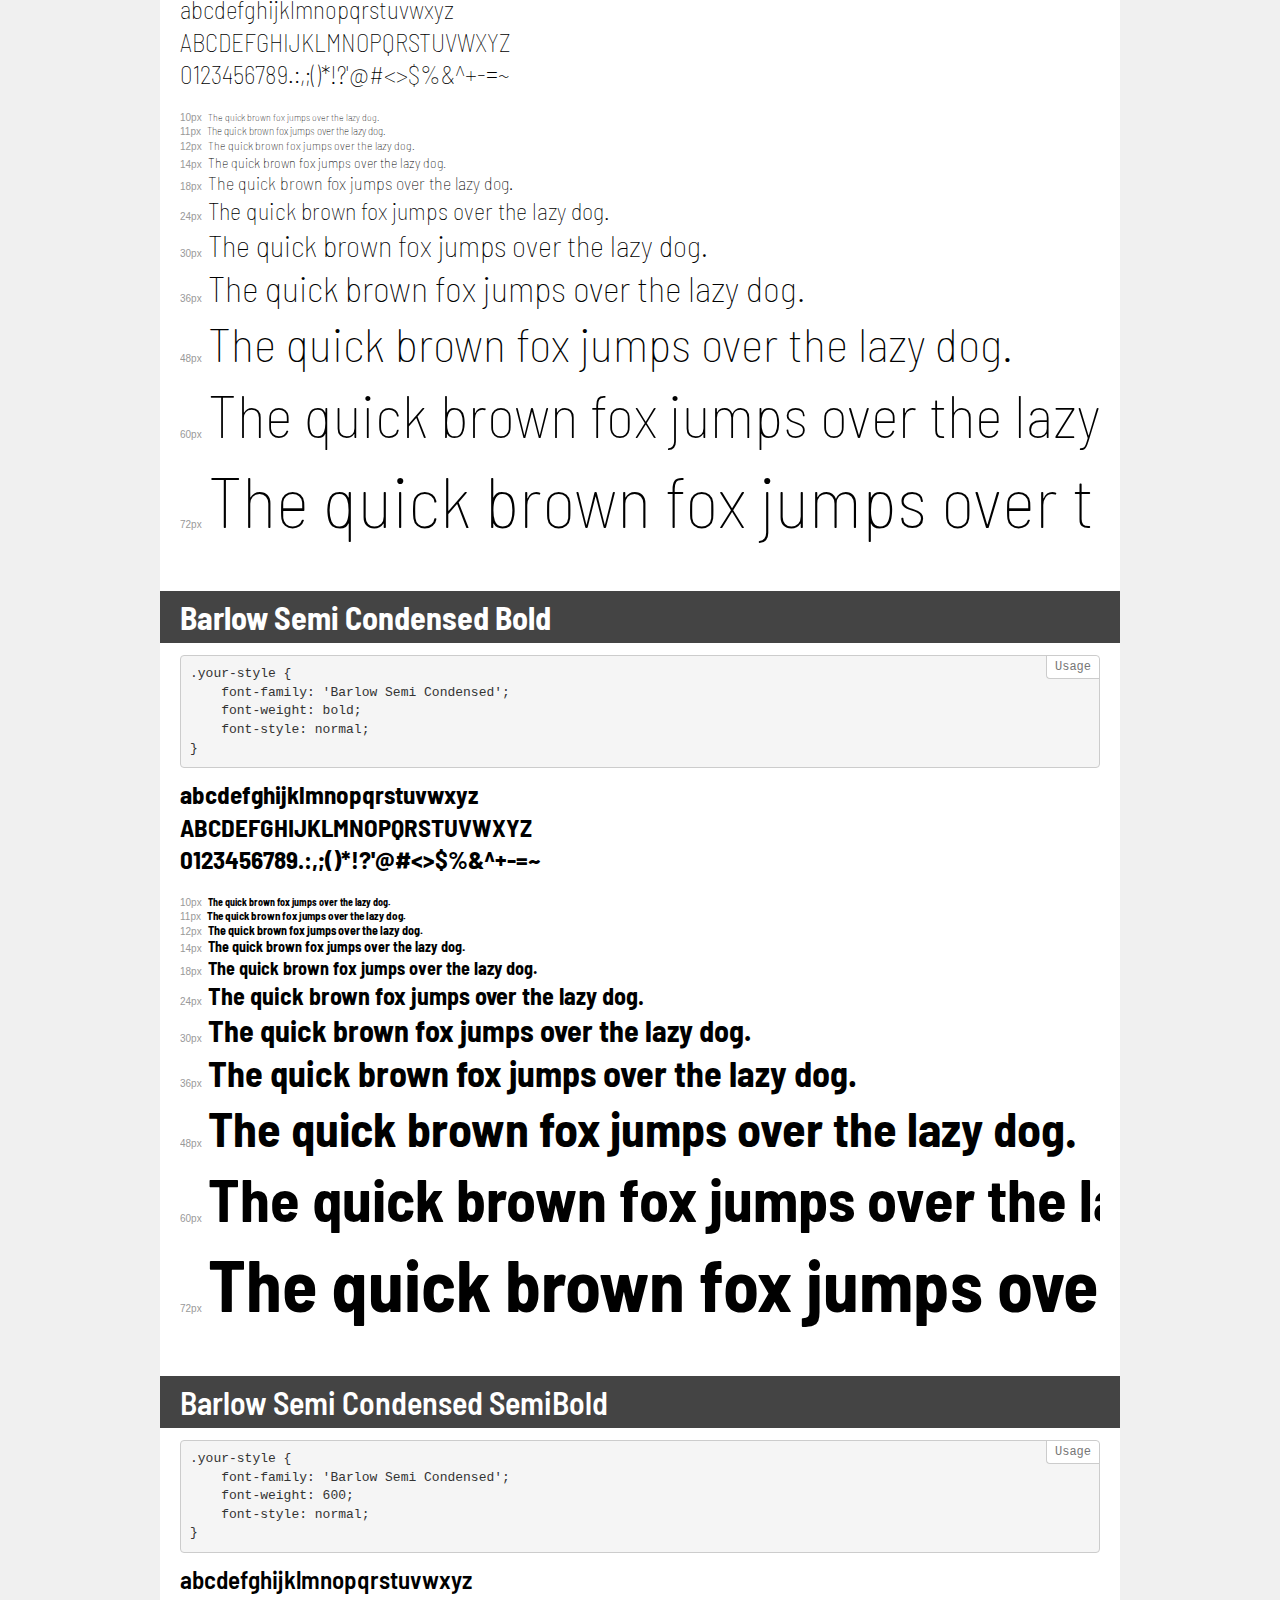
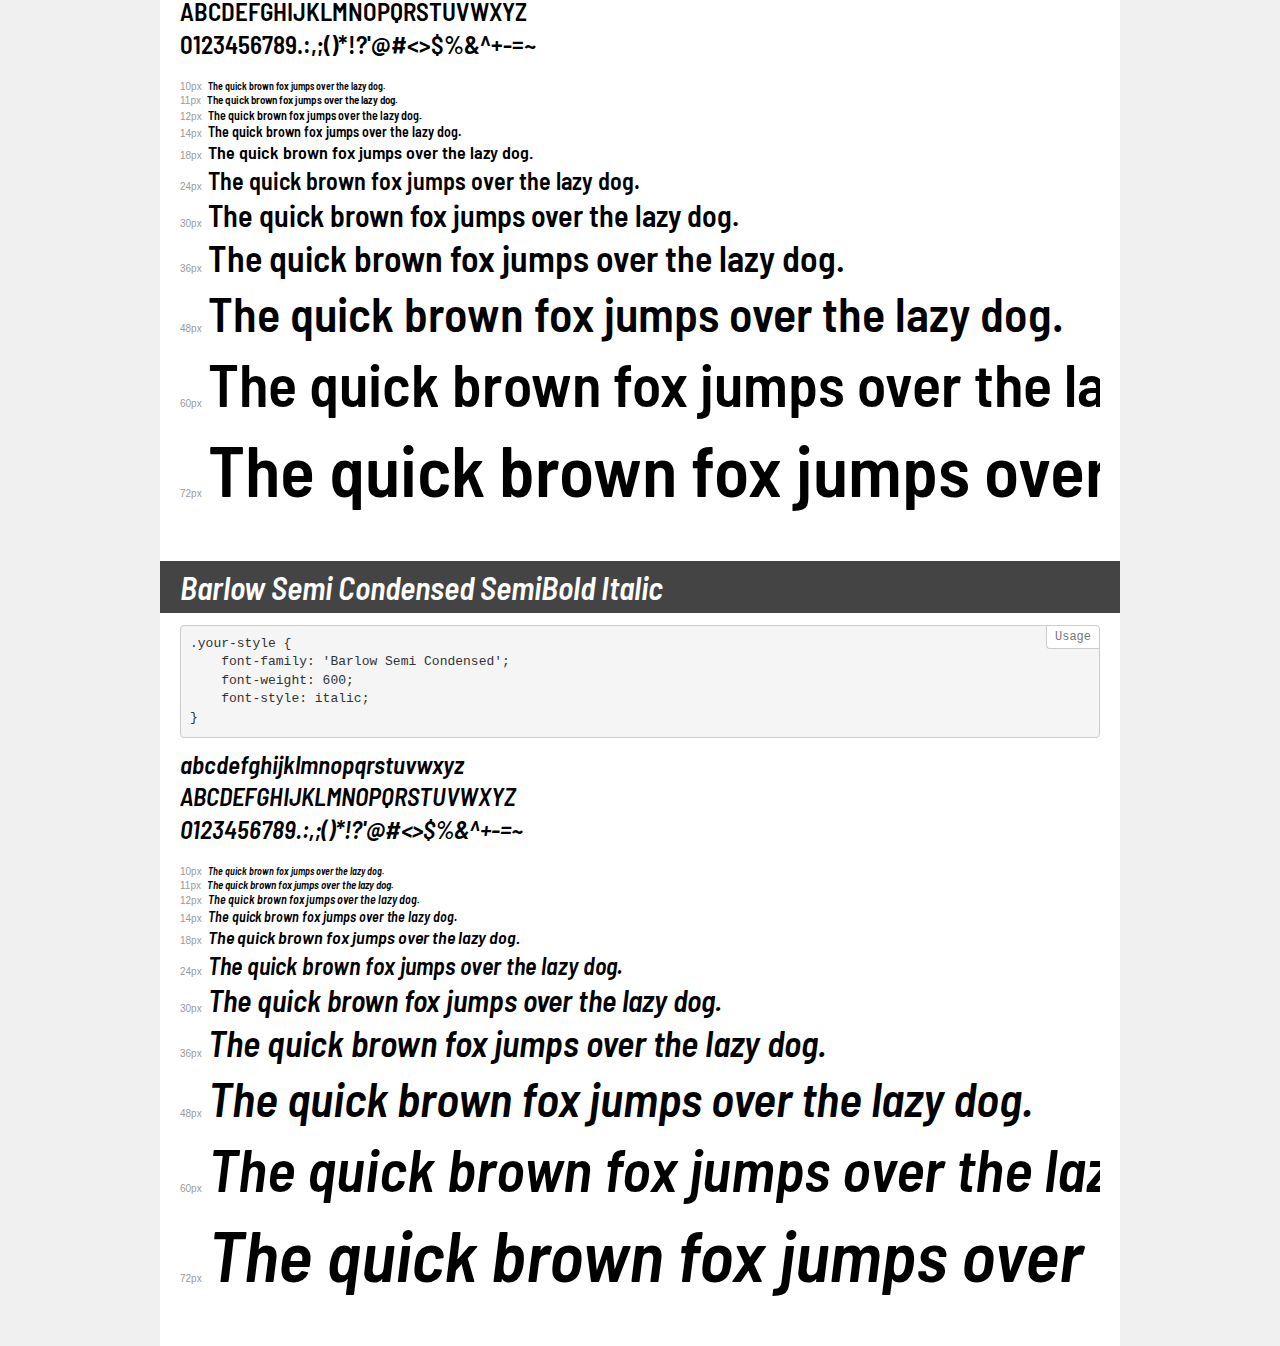
<file: rock-paper-scissor/fonts/Barlow_Semi_Condensed/demo.html>
<!DOCTYPE html>
<html lang="en">
<head>
    <meta charset="utf-8">
    <meta http-equiv="X-UA-Compatible" content="IE=edge">
    <meta name="viewport" content="width=device-width, initial-scale=1">
    <meta name="robots" content="noindex, noarchive">
    <meta name="format-detection" content="telephone=no">
    <title>Transfonter demo</title>
    <link href="stylesheet.css" rel="stylesheet">
    <style>
        /*
        http://meyerweb.com/eric/tools/css/reset/
        v2.0 | 20110126
        License: none (public domain)
        */
        html, body, div, span, applet, object, iframe,
        h1, h2, h3, h4, h5, h6, p, blockquote, pre,
        a, abbr, acronym, address, big, cite, code,
        del, dfn, em, img, ins, kbd, q, s, samp,
        small, strike, strong, sub, sup, tt, var,
        b, u, i, center,
        dl, dt, dd, ol, ul, li,
        fieldset, form, label, legend,
        table, caption, tbody, tfoot, thead, tr, th, td,
        article, aside, canvas, details, embed,
        figure, figcaption, footer, header, hgroup,
        menu, nav, output, ruby, section, summary,
        time, mark, audio, video {
            margin: 0;
            padding: 0;
            border: 0;
            font-size: 100%;
            font: inherit;
            vertical-align: baseline;
        }
        /* HTML5 display-role reset for older browsers */
        article, aside, details, figcaption, figure,
        footer, header, hgroup, menu, nav, section {
            display: block;
        }
        body {
            line-height: 1;
        }
        ol, ul {
            list-style: none;
        }
        blockquote, q {
            quotes: none;
        }
        blockquote:before, blockquote:after,
        q:before, q:after {
            content: '';
            content: none;
        }
        table {
            border-collapse: collapse;
            border-spacing: 0;
        }
        /* demo styles */
        body {
            background: #f0f0f0;
            color: #000;
        }
        .page {
            background: #fff;
            width: 920px;
            margin: 0 auto;
            padding: 20px 20px 0 20px;
            overflow: hidden;
        }
        .font-container {
            overflow-x: auto;
            overflow-y: hidden;
            margin-bottom: 40px;
            line-height: 1.3;
            white-space: nowrap;
            padding-bottom: 5px;
        }
        h1 {
            position: relative;
            background: #444;
            font-size: 32px;
            color: #fff;
            padding: 10px 20px;
            margin: 0 -20px 12px -20px;
        }
        .letters {
            font-size: 25px;
            margin-bottom: 20px;
        }
        .s10:before {
            content: '10px';
        }
        .s11:before {
            content: '11px';
        }
        .s12:before {
            content: '12px';
        }
        .s14:before {
            content: '14px';
        }
        .s18:before {
            content: '18px';
        }
        .s24:before {
            content: '24px';
        }
        .s30:before {
            content: '30px';
        }
        .s36:before {
            content: '36px';
        }
        .s48:before {
            content: '48px';
        }
        .s60:before {
            content: '60px';
        }
        .s72:before {
            content: '72px';
        }
        .s10:before, .s11:before, .s12:before, .s14:before,
        .s18:before, .s24:before, .s30:before, .s36:before,
        .s48:before, .s60:before, .s72:before {
            font-family: Arial, sans-serif;
            font-size: 10px;
            font-weight: normal;
            font-style: normal;
            color: #999;
            padding-right: 6px;
        }
        pre {
            display: block;
            position: relative;
            padding: 9px;
            margin: 0 0 10px;
            font-family: Monaco, Menlo, Consolas, "Courier New", monospace;
            font-size: 13px;
            line-height: 1.428571429;
            color: #333;
            font-weight: normal;
            font-style: normal;
            background-color: #f5f5f5;
            border: 1px solid #ccc;
            overflow-x: auto;
            border-radius: 4px;
        }
        pre:after {
            display: block;
            position: absolute;
            right: 0;
            top: 0;
            content: 'Usage';
            line-height: 1;
            padding: 5px 8px;
            font-size: 12px;
            color: #767676;
            background-color: #fff;
            border: 1px solid #ccc;
            border-right: none;
            border-top: none;
            border-radius: 0 4px 0 4px;
            z-index: 10;
        }
        /* responsive */
        @media (max-width: 959px) {
            .page {
                width: auto;
                margin: 0;
            }
        }
    </style>
</head>
<body>
<div class="page">
    <div class="demo">
        <h1 style="font-family: 'Barlow Semi Condensed'; font-weight: normal; font-style: italic;">Barlow Semi Condensed Italic</h1>
        <pre>.your-style {
    font-family: 'Barlow Semi Condensed';
    font-weight: normal;
    font-style: italic;
}</pre>
        <div class="font-container" style="font-family: 'Barlow Semi Condensed'; font-weight: normal; font-style: italic;">
            <p class="letters">
                abcdefghijklmnopqrstuvwxyz<br>
ABCDEFGHIJKLMNOPQRSTUVWXYZ<br>
                0123456789.:,;()*!?'@#<>$%&^+-=~
            </p>
            <p class="s10" style="font-size: 10px;">The quick brown fox jumps over the lazy dog.</p>
            <p class="s11" style="font-size: 11px;">The quick brown fox jumps over the lazy dog.</p>
            <p class="s12" style="font-size: 12px;">The quick brown fox jumps over the lazy dog.</p>
            <p class="s14" style="font-size: 14px;">The quick brown fox jumps over the lazy dog.</p>
            <p class="s18" style="font-size: 18px;">The quick brown fox jumps over the lazy dog.</p>
            <p class="s24" style="font-size: 24px;">The quick brown fox jumps over the lazy dog.</p>
            <p class="s30" style="font-size: 30px;">The quick brown fox jumps over the lazy dog.</p>
            <p class="s36" style="font-size: 36px;">The quick brown fox jumps over the lazy dog.</p>
            <p class="s48" style="font-size: 48px;">The quick brown fox jumps over the lazy dog.</p>
            <p class="s60" style="font-size: 60px;">The quick brown fox jumps over the lazy dog.</p>
            <p class="s72" style="font-size: 72px;">The quick brown fox jumps over the lazy dog.</p>
        </div>
    </div>
    <div class="demo">
        <h1 style="font-family: 'Barlow Semi Condensed'; font-weight: bold; font-style: italic;">Barlow Semi Condensed Bold Italic</h1>
        <pre>.your-style {
    font-family: 'Barlow Semi Condensed';
    font-weight: bold;
    font-style: italic;
}</pre>
        <div class="font-container" style="font-family: 'Barlow Semi Condensed'; font-weight: bold; font-style: italic;">
            <p class="letters">
                abcdefghijklmnopqrstuvwxyz<br>
ABCDEFGHIJKLMNOPQRSTUVWXYZ<br>
                0123456789.:,;()*!?'@#<>$%&^+-=~
            </p>
            <p class="s10" style="font-size: 10px;">The quick brown fox jumps over the lazy dog.</p>
            <p class="s11" style="font-size: 11px;">The quick brown fox jumps over the lazy dog.</p>
            <p class="s12" style="font-size: 12px;">The quick brown fox jumps over the lazy dog.</p>
            <p class="s14" style="font-size: 14px;">The quick brown fox jumps over the lazy dog.</p>
            <p class="s18" style="font-size: 18px;">The quick brown fox jumps over the lazy dog.</p>
            <p class="s24" style="font-size: 24px;">The quick brown fox jumps over the lazy dog.</p>
            <p class="s30" style="font-size: 30px;">The quick brown fox jumps over the lazy dog.</p>
            <p class="s36" style="font-size: 36px;">The quick brown fox jumps over the lazy dog.</p>
            <p class="s48" style="font-size: 48px;">The quick brown fox jumps over the lazy dog.</p>
            <p class="s60" style="font-size: 60px;">The quick brown fox jumps over the lazy dog.</p>
            <p class="s72" style="font-size: 72px;">The quick brown fox jumps over the lazy dog.</p>
        </div>
    </div>
    <div class="demo">
        <h1 style="font-family: 'Barlow Semi Condensed ExLight'; font-weight: 200; font-style: normal;">Barlow Semi Condensed ExtraLight</h1>
        <pre>.your-style {
    font-family: 'Barlow Semi Condensed ExLight';
    font-weight: 200;
    font-style: normal;
}</pre>
        <div class="font-container" style="font-family: 'Barlow Semi Condensed ExLight'; font-weight: 200; font-style: normal;">
            <p class="letters">
                abcdefghijklmnopqrstuvwxyz<br>
ABCDEFGHIJKLMNOPQRSTUVWXYZ<br>
                0123456789.:,;()*!?'@#<>$%&^+-=~
            </p>
            <p class="s10" style="font-size: 10px;">The quick brown fox jumps over the lazy dog.</p>
            <p class="s11" style="font-size: 11px;">The quick brown fox jumps over the lazy dog.</p>
            <p class="s12" style="font-size: 12px;">The quick brown fox jumps over the lazy dog.</p>
            <p class="s14" style="font-size: 14px;">The quick brown fox jumps over the lazy dog.</p>
            <p class="s18" style="font-size: 18px;">The quick brown fox jumps over the lazy dog.</p>
            <p class="s24" style="font-size: 24px;">The quick brown fox jumps over the lazy dog.</p>
            <p class="s30" style="font-size: 30px;">The quick brown fox jumps over the lazy dog.</p>
            <p class="s36" style="font-size: 36px;">The quick brown fox jumps over the lazy dog.</p>
            <p class="s48" style="font-size: 48px;">The quick brown fox jumps over the lazy dog.</p>
            <p class="s60" style="font-size: 60px;">The quick brown fox jumps over the lazy dog.</p>
            <p class="s72" style="font-size: 72px;">The quick brown fox jumps over the lazy dog.</p>
        </div>
    </div>
    <div class="demo">
        <h1 style="font-family: 'Barlow Semi Condensed'; font-weight: 300; font-style: italic;">Barlow Semi Condensed Light Italic</h1>
        <pre>.your-style {
    font-family: 'Barlow Semi Condensed';
    font-weight: 300;
    font-style: italic;
}</pre>
        <div class="font-container" style="font-family: 'Barlow Semi Condensed'; font-weight: 300; font-style: italic;">
            <p class="letters">
                abcdefghijklmnopqrstuvwxyz<br>
ABCDEFGHIJKLMNOPQRSTUVWXYZ<br>
                0123456789.:,;()*!?'@#<>$%&^+-=~
            </p>
            <p class="s10" style="font-size: 10px;">The quick brown fox jumps over the lazy dog.</p>
            <p class="s11" style="font-size: 11px;">The quick brown fox jumps over the lazy dog.</p>
            <p class="s12" style="font-size: 12px;">The quick brown fox jumps over the lazy dog.</p>
            <p class="s14" style="font-size: 14px;">The quick brown fox jumps over the lazy dog.</p>
            <p class="s18" style="font-size: 18px;">The quick brown fox jumps over the lazy dog.</p>
            <p class="s24" style="font-size: 24px;">The quick brown fox jumps over the lazy dog.</p>
            <p class="s30" style="font-size: 30px;">The quick brown fox jumps over the lazy dog.</p>
            <p class="s36" style="font-size: 36px;">The quick brown fox jumps over the lazy dog.</p>
            <p class="s48" style="font-size: 48px;">The quick brown fox jumps over the lazy dog.</p>
            <p class="s60" style="font-size: 60px;">The quick brown fox jumps over the lazy dog.</p>
            <p class="s72" style="font-size: 72px;">The quick brown fox jumps over the lazy dog.</p>
        </div>
    </div>
    <div class="demo">
        <h1 style="font-family: 'Barlow Semi Condensed'; font-weight: 500; font-style: normal;">Barlow Semi Condensed Medium</h1>
        <pre>.your-style {
    font-family: 'Barlow Semi Condensed';
    font-weight: 500;
    font-style: normal;
}</pre>
        <div class="font-container" style="font-family: 'Barlow Semi Condensed'; font-weight: 500; font-style: normal;">
            <p class="letters">
                abcdefghijklmnopqrstuvwxyz<br>
ABCDEFGHIJKLMNOPQRSTUVWXYZ<br>
                0123456789.:,;()*!?'@#<>$%&^+-=~
            </p>
            <p class="s10" style="font-size: 10px;">The quick brown fox jumps over the lazy dog.</p>
            <p class="s11" style="font-size: 11px;">The quick brown fox jumps over the lazy dog.</p>
            <p class="s12" style="font-size: 12px;">The quick brown fox jumps over the lazy dog.</p>
            <p class="s14" style="font-size: 14px;">The quick brown fox jumps over the lazy dog.</p>
            <p class="s18" style="font-size: 18px;">The quick brown fox jumps over the lazy dog.</p>
            <p class="s24" style="font-size: 24px;">The quick brown fox jumps over the lazy dog.</p>
            <p class="s30" style="font-size: 30px;">The quick brown fox jumps over the lazy dog.</p>
            <p class="s36" style="font-size: 36px;">The quick brown fox jumps over the lazy dog.</p>
            <p class="s48" style="font-size: 48px;">The quick brown fox jumps over the lazy dog.</p>
            <p class="s60" style="font-size: 60px;">The quick brown fox jumps over the lazy dog.</p>
            <p class="s72" style="font-size: 72px;">The quick brown fox jumps over the lazy dog.</p>
        </div>
    </div>
    <div class="demo">
        <h1 style="font-family: 'Barlow Semi Condensed'; font-weight: 100; font-style: italic;">Barlow Semi Condensed Thin Italic</h1>
        <pre>.your-style {
    font-family: 'Barlow Semi Condensed';
    font-weight: 100;
    font-style: italic;
}</pre>
        <div class="font-container" style="font-family: 'Barlow Semi Condensed'; font-weight: 100; font-style: italic;">
            <p class="letters">
                abcdefghijklmnopqrstuvwxyz<br>
ABCDEFGHIJKLMNOPQRSTUVWXYZ<br>
                0123456789.:,;()*!?'@#<>$%&^+-=~
            </p>
            <p class="s10" style="font-size: 10px;">The quick brown fox jumps over the lazy dog.</p>
            <p class="s11" style="font-size: 11px;">The quick brown fox jumps over the lazy dog.</p>
            <p class="s12" style="font-size: 12px;">The quick brown fox jumps over the lazy dog.</p>
            <p class="s14" style="font-size: 14px;">The quick brown fox jumps over the lazy dog.</p>
            <p class="s18" style="font-size: 18px;">The quick brown fox jumps over the lazy dog.</p>
            <p class="s24" style="font-size: 24px;">The quick brown fox jumps over the lazy dog.</p>
            <p class="s30" style="font-size: 30px;">The quick brown fox jumps over the lazy dog.</p>
            <p class="s36" style="font-size: 36px;">The quick brown fox jumps over the lazy dog.</p>
            <p class="s48" style="font-size: 48px;">The quick brown fox jumps over the lazy dog.</p>
            <p class="s60" style="font-size: 60px;">The quick brown fox jumps over the lazy dog.</p>
            <p class="s72" style="font-size: 72px;">The quick brown fox jumps over the lazy dog.</p>
        </div>
    </div>
    <div class="demo">
        <h1 style="font-family: 'Barlow Semi Condensed'; font-weight: normal; font-style: normal;">Barlow Semi Condensed Regular</h1>
        <pre>.your-style {
    font-family: 'Barlow Semi Condensed';
    font-weight: normal;
    font-style: normal;
}</pre>
        <div class="font-container" style="font-family: 'Barlow Semi Condensed'; font-weight: normal; font-style: normal;">
            <p class="letters">
                abcdefghijklmnopqrstuvwxyz<br>
ABCDEFGHIJKLMNOPQRSTUVWXYZ<br>
                0123456789.:,;()*!?'@#<>$%&^+-=~
            </p>
            <p class="s10" style="font-size: 10px;">The quick brown fox jumps over the lazy dog.</p>
            <p class="s11" style="font-size: 11px;">The quick brown fox jumps over the lazy dog.</p>
            <p class="s12" style="font-size: 12px;">The quick brown fox jumps over the lazy dog.</p>
            <p class="s14" style="font-size: 14px;">The quick brown fox jumps over the lazy dog.</p>
            <p class="s18" style="font-size: 18px;">The quick brown fox jumps over the lazy dog.</p>
            <p class="s24" style="font-size: 24px;">The quick brown fox jumps over the lazy dog.</p>
            <p class="s30" style="font-size: 30px;">The quick brown fox jumps over the lazy dog.</p>
            <p class="s36" style="font-size: 36px;">The quick brown fox jumps over the lazy dog.</p>
            <p class="s48" style="font-size: 48px;">The quick brown fox jumps over the lazy dog.</p>
            <p class="s60" style="font-size: 60px;">The quick brown fox jumps over the lazy dog.</p>
            <p class="s72" style="font-size: 72px;">The quick brown fox jumps over the lazy dog.</p>
        </div>
    </div>
    <div class="demo">
        <h1 style="font-family: 'Barlow Semi Condensed'; font-weight: 300; font-style: normal;">Barlow Semi Condensed Light</h1>
        <pre>.your-style {
    font-family: 'Barlow Semi Condensed';
    font-weight: 300;
    font-style: normal;
}</pre>
        <div class="font-container" style="font-family: 'Barlow Semi Condensed'; font-weight: 300; font-style: normal;">
            <p class="letters">
                abcdefghijklmnopqrstuvwxyz<br>
ABCDEFGHIJKLMNOPQRSTUVWXYZ<br>
                0123456789.:,;()*!?'@#<>$%&^+-=~
            </p>
            <p class="s10" style="font-size: 10px;">The quick brown fox jumps over the lazy dog.</p>
            <p class="s11" style="font-size: 11px;">The quick brown fox jumps over the lazy dog.</p>
            <p class="s12" style="font-size: 12px;">The quick brown fox jumps over the lazy dog.</p>
            <p class="s14" style="font-size: 14px;">The quick brown fox jumps over the lazy dog.</p>
            <p class="s18" style="font-size: 18px;">The quick brown fox jumps over the lazy dog.</p>
            <p class="s24" style="font-size: 24px;">The quick brown fox jumps over the lazy dog.</p>
            <p class="s30" style="font-size: 30px;">The quick brown fox jumps over the lazy dog.</p>
            <p class="s36" style="font-size: 36px;">The quick brown fox jumps over the lazy dog.</p>
            <p class="s48" style="font-size: 48px;">The quick brown fox jumps over the lazy dog.</p>
            <p class="s60" style="font-size: 60px;">The quick brown fox jumps over the lazy dog.</p>
            <p class="s72" style="font-size: 72px;">The quick brown fox jumps over the lazy dog.</p>
        </div>
    </div>
    <div class="demo">
        <h1 style="font-family: 'Barlow Semi Condensed ExLight'; font-weight: 200; font-style: italic;">Barlow Semi Condensed ExtraLight Italic</h1>
        <pre>.your-style {
    font-family: 'Barlow Semi Condensed ExLight';
    font-weight: 200;
    font-style: italic;
}</pre>
        <div class="font-container" style="font-family: 'Barlow Semi Condensed ExLight'; font-weight: 200; font-style: italic;">
            <p class="letters">
                abcdefghijklmnopqrstuvwxyz<br>
ABCDEFGHIJKLMNOPQRSTUVWXYZ<br>
                0123456789.:,;()*!?'@#<>$%&^+-=~
            </p>
            <p class="s10" style="font-size: 10px;">The quick brown fox jumps over the lazy dog.</p>
            <p class="s11" style="font-size: 11px;">The quick brown fox jumps over the lazy dog.</p>
            <p class="s12" style="font-size: 12px;">The quick brown fox jumps over the lazy dog.</p>
            <p class="s14" style="font-size: 14px;">The quick brown fox jumps over the lazy dog.</p>
            <p class="s18" style="font-size: 18px;">The quick brown fox jumps over the lazy dog.</p>
            <p class="s24" style="font-size: 24px;">The quick brown fox jumps over the lazy dog.</p>
            <p class="s30" style="font-size: 30px;">The quick brown fox jumps over the lazy dog.</p>
            <p class="s36" style="font-size: 36px;">The quick brown fox jumps over the lazy dog.</p>
            <p class="s48" style="font-size: 48px;">The quick brown fox jumps over the lazy dog.</p>
            <p class="s60" style="font-size: 60px;">The quick brown fox jumps over the lazy dog.</p>
            <p class="s72" style="font-size: 72px;">The quick brown fox jumps over the lazy dog.</p>
        </div>
    </div>
    <div class="demo">
        <h1 style="font-family: 'Barlow Semi Condensed'; font-weight: 800; font-style: italic;">Barlow Semi Condensed ExtraBold Italic</h1>
        <pre>.your-style {
    font-family: 'Barlow Semi Condensed';
    font-weight: 800;
    font-style: italic;
}</pre>
        <div class="font-container" style="font-family: 'Barlow Semi Condensed'; font-weight: 800; font-style: italic;">
            <p class="letters">
                abcdefghijklmnopqrstuvwxyz<br>
ABCDEFGHIJKLMNOPQRSTUVWXYZ<br>
                0123456789.:,;()*!?'@#<>$%&^+-=~
            </p>
            <p class="s10" style="font-size: 10px;">The quick brown fox jumps over the lazy dog.</p>
            <p class="s11" style="font-size: 11px;">The quick brown fox jumps over the lazy dog.</p>
            <p class="s12" style="font-size: 12px;">The quick brown fox jumps over the lazy dog.</p>
            <p class="s14" style="font-size: 14px;">The quick brown fox jumps over the lazy dog.</p>
            <p class="s18" style="font-size: 18px;">The quick brown fox jumps over the lazy dog.</p>
            <p class="s24" style="font-size: 24px;">The quick brown fox jumps over the lazy dog.</p>
            <p class="s30" style="font-size: 30px;">The quick brown fox jumps over the lazy dog.</p>
            <p class="s36" style="font-size: 36px;">The quick brown fox jumps over the lazy dog.</p>
            <p class="s48" style="font-size: 48px;">The quick brown fox jumps over the lazy dog.</p>
            <p class="s60" style="font-size: 60px;">The quick brown fox jumps over the lazy dog.</p>
            <p class="s72" style="font-size: 72px;">The quick brown fox jumps over the lazy dog.</p>
        </div>
    </div>
    <div class="demo">
        <h1 style="font-family: 'Barlow Semi Condensed'; font-weight: 500; font-style: italic;">Barlow Semi Condensed Medium Italic</h1>
        <pre>.your-style {
    font-family: 'Barlow Semi Condensed';
    font-weight: 500;
    font-style: italic;
}</pre>
        <div class="font-container" style="font-family: 'Barlow Semi Condensed'; font-weight: 500; font-style: italic;">
            <p class="letters">
                abcdefghijklmnopqrstuvwxyz<br>
ABCDEFGHIJKLMNOPQRSTUVWXYZ<br>
                0123456789.:,;()*!?'@#<>$%&^+-=~
            </p>
            <p class="s10" style="font-size: 10px;">The quick brown fox jumps over the lazy dog.</p>
            <p class="s11" style="font-size: 11px;">The quick brown fox jumps over the lazy dog.</p>
            <p class="s12" style="font-size: 12px;">The quick brown fox jumps over the lazy dog.</p>
            <p class="s14" style="font-size: 14px;">The quick brown fox jumps over the lazy dog.</p>
            <p class="s18" style="font-size: 18px;">The quick brown fox jumps over the lazy dog.</p>
            <p class="s24" style="font-size: 24px;">The quick brown fox jumps over the lazy dog.</p>
            <p class="s30" style="font-size: 30px;">The quick brown fox jumps over the lazy dog.</p>
            <p class="s36" style="font-size: 36px;">The quick brown fox jumps over the lazy dog.</p>
            <p class="s48" style="font-size: 48px;">The quick brown fox jumps over the lazy dog.</p>
            <p class="s60" style="font-size: 60px;">The quick brown fox jumps over the lazy dog.</p>
            <p class="s72" style="font-size: 72px;">The quick brown fox jumps over the lazy dog.</p>
        </div>
    </div>
    <div class="demo">
        <h1 style="font-family: 'Barlow Semi Condensed'; font-weight: 900; font-style: normal;">Barlow Semi Condensed Black</h1>
        <pre>.your-style {
    font-family: 'Barlow Semi Condensed';
    font-weight: 900;
    font-style: normal;
}</pre>
        <div class="font-container" style="font-family: 'Barlow Semi Condensed'; font-weight: 900; font-style: normal;">
            <p class="letters">
                abcdefghijklmnopqrstuvwxyz<br>
ABCDEFGHIJKLMNOPQRSTUVWXYZ<br>
                0123456789.:,;()*!?'@#<>$%&^+-=~
            </p>
            <p class="s10" style="font-size: 10px;">The quick brown fox jumps over the lazy dog.</p>
            <p class="s11" style="font-size: 11px;">The quick brown fox jumps over the lazy dog.</p>
            <p class="s12" style="font-size: 12px;">The quick brown fox jumps over the lazy dog.</p>
            <p class="s14" style="font-size: 14px;">The quick brown fox jumps over the lazy dog.</p>
            <p class="s18" style="font-size: 18px;">The quick brown fox jumps over the lazy dog.</p>
            <p class="s24" style="font-size: 24px;">The quick brown fox jumps over the lazy dog.</p>
            <p class="s30" style="font-size: 30px;">The quick brown fox jumps over the lazy dog.</p>
            <p class="s36" style="font-size: 36px;">The quick brown fox jumps over the lazy dog.</p>
            <p class="s48" style="font-size: 48px;">The quick brown fox jumps over the lazy dog.</p>
            <p class="s60" style="font-size: 60px;">The quick brown fox jumps over the lazy dog.</p>
            <p class="s72" style="font-size: 72px;">The quick brown fox jumps over the lazy dog.</p>
        </div>
    </div>
    <div class="demo">
        <h1 style="font-family: 'Barlow Semi Condensed'; font-weight: 900; font-style: italic;">Barlow Semi Condensed Black Italic</h1>
        <pre>.your-style {
    font-family: 'Barlow Semi Condensed';
    font-weight: 900;
    font-style: italic;
}</pre>
        <div class="font-container" style="font-family: 'Barlow Semi Condensed'; font-weight: 900; font-style: italic;">
            <p class="letters">
                abcdefghijklmnopqrstuvwxyz<br>
ABCDEFGHIJKLMNOPQRSTUVWXYZ<br>
                0123456789.:,;()*!?'@#<>$%&^+-=~
            </p>
            <p class="s10" style="font-size: 10px;">The quick brown fox jumps over the lazy dog.</p>
            <p class="s11" style="font-size: 11px;">The quick brown fox jumps over the lazy dog.</p>
            <p class="s12" style="font-size: 12px;">The quick brown fox jumps over the lazy dog.</p>
            <p class="s14" style="font-size: 14px;">The quick brown fox jumps over the lazy dog.</p>
            <p class="s18" style="font-size: 18px;">The quick brown fox jumps over the lazy dog.</p>
            <p class="s24" style="font-size: 24px;">The quick brown fox jumps over the lazy dog.</p>
            <p class="s30" style="font-size: 30px;">The quick brown fox jumps over the lazy dog.</p>
            <p class="s36" style="font-size: 36px;">The quick brown fox jumps over the lazy dog.</p>
            <p class="s48" style="font-size: 48px;">The quick brown fox jumps over the lazy dog.</p>
            <p class="s60" style="font-size: 60px;">The quick brown fox jumps over the lazy dog.</p>
            <p class="s72" style="font-size: 72px;">The quick brown fox jumps over the lazy dog.</p>
        </div>
    </div>
    <div class="demo">
        <h1 style="font-family: 'Barlow Semi Condensed'; font-weight: 800; font-style: normal;">Barlow Semi Condensed ExtraBold</h1>
        <pre>.your-style {
    font-family: 'Barlow Semi Condensed';
    font-weight: 800;
    font-style: normal;
}</pre>
        <div class="font-container" style="font-family: 'Barlow Semi Condensed'; font-weight: 800; font-style: normal;">
            <p class="letters">
                abcdefghijklmnopqrstuvwxyz<br>
ABCDEFGHIJKLMNOPQRSTUVWXYZ<br>
                0123456789.:,;()*!?'@#<>$%&^+-=~
            </p>
            <p class="s10" style="font-size: 10px;">The quick brown fox jumps over the lazy dog.</p>
            <p class="s11" style="font-size: 11px;">The quick brown fox jumps over the lazy dog.</p>
            <p class="s12" style="font-size: 12px;">The quick brown fox jumps over the lazy dog.</p>
            <p class="s14" style="font-size: 14px;">The quick brown fox jumps over the lazy dog.</p>
            <p class="s18" style="font-size: 18px;">The quick brown fox jumps over the lazy dog.</p>
            <p class="s24" style="font-size: 24px;">The quick brown fox jumps over the lazy dog.</p>
            <p class="s30" style="font-size: 30px;">The quick brown fox jumps over the lazy dog.</p>
            <p class="s36" style="font-size: 36px;">The quick brown fox jumps over the lazy dog.</p>
            <p class="s48" style="font-size: 48px;">The quick brown fox jumps over the lazy dog.</p>
            <p class="s60" style="font-size: 60px;">The quick brown fox jumps over the lazy dog.</p>
            <p class="s72" style="font-size: 72px;">The quick brown fox jumps over the lazy dog.</p>
        </div>
    </div>
    <div class="demo">
        <h1 style="font-family: 'Barlow Semi Condensed'; font-weight: 100; font-style: normal;">Barlow Semi Condensed Thin</h1>
        <pre>.your-style {
    font-family: 'Barlow Semi Condensed';
    font-weight: 100;
    font-style: normal;
}</pre>
        <div class="font-container" style="font-family: 'Barlow Semi Condensed'; font-weight: 100; font-style: normal;">
            <p class="letters">
                abcdefghijklmnopqrstuvwxyz<br>
ABCDEFGHIJKLMNOPQRSTUVWXYZ<br>
                0123456789.:,;()*!?'@#<>$%&^+-=~
            </p>
            <p class="s10" style="font-size: 10px;">The quick brown fox jumps over the lazy dog.</p>
            <p class="s11" style="font-size: 11px;">The quick brown fox jumps over the lazy dog.</p>
            <p class="s12" style="font-size: 12px;">The quick brown fox jumps over the lazy dog.</p>
            <p class="s14" style="font-size: 14px;">The quick brown fox jumps over the lazy dog.</p>
            <p class="s18" style="font-size: 18px;">The quick brown fox jumps over the lazy dog.</p>
            <p class="s24" style="font-size: 24px;">The quick brown fox jumps over the lazy dog.</p>
            <p class="s30" style="font-size: 30px;">The quick brown fox jumps over the lazy dog.</p>
            <p class="s36" style="font-size: 36px;">The quick brown fox jumps over the lazy dog.</p>
            <p class="s48" style="font-size: 48px;">The quick brown fox jumps over the lazy dog.</p>
            <p class="s60" style="font-size: 60px;">The quick brown fox jumps over the lazy dog.</p>
            <p class="s72" style="font-size: 72px;">The quick brown fox jumps over the lazy dog.</p>
        </div>
    </div>
    <div class="demo">
        <h1 style="font-family: 'Barlow Semi Condensed'; font-weight: bold; font-style: normal;">Barlow Semi Condensed Bold</h1>
        <pre>.your-style {
    font-family: 'Barlow Semi Condensed';
    font-weight: bold;
    font-style: normal;
}</pre>
        <div class="font-container" style="font-family: 'Barlow Semi Condensed'; font-weight: bold; font-style: normal;">
            <p class="letters">
                abcdefghijklmnopqrstuvwxyz<br>
ABCDEFGHIJKLMNOPQRSTUVWXYZ<br>
                0123456789.:,;()*!?'@#<>$%&^+-=~
            </p>
            <p class="s10" style="font-size: 10px;">The quick brown fox jumps over the lazy dog.</p>
            <p class="s11" style="font-size: 11px;">The quick brown fox jumps over the lazy dog.</p>
            <p class="s12" style="font-size: 12px;">The quick brown fox jumps over the lazy dog.</p>
            <p class="s14" style="font-size: 14px;">The quick brown fox jumps over the lazy dog.</p>
            <p class="s18" style="font-size: 18px;">The quick brown fox jumps over the lazy dog.</p>
            <p class="s24" style="font-size: 24px;">The quick brown fox jumps over the lazy dog.</p>
            <p class="s30" style="font-size: 30px;">The quick brown fox jumps over the lazy dog.</p>
            <p class="s36" style="font-size: 36px;">The quick brown fox jumps over the lazy dog.</p>
            <p class="s48" style="font-size: 48px;">The quick brown fox jumps over the lazy dog.</p>
            <p class="s60" style="font-size: 60px;">The quick brown fox jumps over the lazy dog.</p>
            <p class="s72" style="font-size: 72px;">The quick brown fox jumps over the lazy dog.</p>
        </div>
    </div>
    <div class="demo">
        <h1 style="font-family: 'Barlow Semi Condensed'; font-weight: 600; font-style: normal;">Barlow Semi Condensed SemiBold</h1>
        <pre>.your-style {
    font-family: 'Barlow Semi Condensed';
    font-weight: 600;
    font-style: normal;
}</pre>
        <div class="font-container" style="font-family: 'Barlow Semi Condensed'; font-weight: 600; font-style: normal;">
            <p class="letters">
                abcdefghijklmnopqrstuvwxyz<br>
ABCDEFGHIJKLMNOPQRSTUVWXYZ<br>
                0123456789.:,;()*!?'@#<>$%&^+-=~
            </p>
            <p class="s10" style="font-size: 10px;">The quick brown fox jumps over the lazy dog.</p>
            <p class="s11" style="font-size: 11px;">The quick brown fox jumps over the lazy dog.</p>
            <p class="s12" style="font-size: 12px;">The quick brown fox jumps over the lazy dog.</p>
            <p class="s14" style="font-size: 14px;">The quick brown fox jumps over the lazy dog.</p>
            <p class="s18" style="font-size: 18px;">The quick brown fox jumps over the lazy dog.</p>
            <p class="s24" style="font-size: 24px;">The quick brown fox jumps over the lazy dog.</p>
            <p class="s30" style="font-size: 30px;">The quick brown fox jumps over the lazy dog.</p>
            <p class="s36" style="font-size: 36px;">The quick brown fox jumps over the lazy dog.</p>
            <p class="s48" style="font-size: 48px;">The quick brown fox jumps over the lazy dog.</p>
            <p class="s60" style="font-size: 60px;">The quick brown fox jumps over the lazy dog.</p>
            <p class="s72" style="font-size: 72px;">The quick brown fox jumps over the lazy dog.</p>
        </div>
    </div>
    <div class="demo">
        <h1 style="font-family: 'Barlow Semi Condensed'; font-weight: 600; font-style: italic;">Barlow Semi Condensed SemiBold Italic</h1>
        <pre>.your-style {
    font-family: 'Barlow Semi Condensed';
    font-weight: 600;
    font-style: italic;
}</pre>
        <div class="font-container" style="font-family: 'Barlow Semi Condensed'; font-weight: 600; font-style: italic;">
            <p class="letters">
                abcdefghijklmnopqrstuvwxyz<br>
ABCDEFGHIJKLMNOPQRSTUVWXYZ<br>
                0123456789.:,;()*!?'@#<>$%&^+-=~
            </p>
            <p class="s10" style="font-size: 10px;">The quick brown fox jumps over the lazy dog.</p>
            <p class="s11" style="font-size: 11px;">The quick brown fox jumps over the lazy dog.</p>
            <p class="s12" style="font-size: 12px;">The quick brown fox jumps over the lazy dog.</p>
            <p class="s14" style="font-size: 14px;">The quick brown fox jumps over the lazy dog.</p>
            <p class="s18" style="font-size: 18px;">The quick brown fox jumps over the lazy dog.</p>
            <p class="s24" style="font-size: 24px;">The quick brown fox jumps over the lazy dog.</p>
            <p class="s30" style="font-size: 30px;">The quick brown fox jumps over the lazy dog.</p>
            <p class="s36" style="font-size: 36px;">The quick brown fox jumps over the lazy dog.</p>
            <p class="s48" style="font-size: 48px;">The quick brown fox jumps over the lazy dog.</p>
            <p class="s60" style="font-size: 60px;">The quick brown fox jumps over the lazy dog.</p>
            <p class="s72" style="font-size: 72px;">The quick brown fox jumps over the lazy dog.</p>
        </div>
    </div>
</div>
</body>
</html>
</file>
<file: chat-app/css/main.css>
@import url("style.css");
.head {
    width: 50%;
    height: 30px;
    background-color: #fff;
    border-radius: 300px;
    position: absolute;
    top: -15px;
    left: 25%;
}

.user {
    background-image: linear-gradient(to right, var(--clr-grad-two), var(--clr-grad-one));
    width: 100%;
    height: 80px;
    border-top-right-radius: 25px;
    border-top-left-radius: 25px;
    display: flex;
    align-items: center;
    justify-content: center;
    padding: 0 20px;
    padding-top: 20px;
    box-sizing: border-box;
}

.arrow-left {
    border-left: 1px solid white;
    border-bottom: 1px solid white;
    width: 6px;
    height: 6px;
    display: inline-block;
    transform: rotate(45deg);
    margin-right: auto;
    cursor: pointer;
}

.image-div {
    width: 30px;
    height: 30px;
    border: 2px solid white;
    border-radius: 50%;
    background-image: url("../images/avatar.jpg");
    background-repeat: no-repeat;
    background-size: cover;
    margin-left: -50px;
}

.info {
    margin-left: 10px;
}

.info h4 {
    font-family: inherit;
    font-size: 14px;
    font-weight: 400;
    color: #fff;
    margin: 0;
    padding: 0;
}

.info span {
    color: var(--prim-top-sub-head);
    font-size: 13px;
}

.dots {
    display: flex;
    flex-direction: column;
    align-items: center;
    justify-content: center;
    margin-left: auto;
    cursor: pointer;
}

.dot {
    background-color: #fff;
    width: 2px;
    height: 2px;
}

.dot+.dot {
    margin-top: 3px;
}

.message-wrapper {
    display: flex;
    flex-direction: column;
    align-items: center;
    width: 100%;
    padding: 10px;
    box-sizing: border-box;
}

.message {
    display: inline-block;
    width: max-content;
    max-width: 60%;
    height: auto;
    font-size: 10px;
    padding: 4px 10px;
}

.message.red {
    margin-right: auto;
    color: var(--prim-chat-left);
    background-color: #EFE4F5;
    margin-top: 10px;
    border-radius: 14px;
    border-bottom-left-radius: 5px;
}

.message.white {
    margin-left: auto;
    color: var(--prim-chat-right);
    background-color: #fff;
    margin-top: 10px;
    border-radius: 14px;
    border-bottom-right-radius: 5px;
}

.message.pics {
    margin-top: 10px;
    display: flex;
    align-items: center;
    justify-content: space-between;
    text-align: right;
    margin-left: auto;
}

.message.pics img {
    margin: 0 5px;
    width: 42px;
    max-width: 100%;
    display: block;
    border-radius: 12px;
}

.button.message.red {
    display: flex;
    align-items: center;
    justify-content: space-between;
    width: 70%;
    max-width: 70%;
    max-height: 26px;
    background-image: linear-gradient(to left, var(--clr-grad-two), var(--clr-grad-one));
}

.button .radio {
    width: 10px;
    height: 10px;
    border: 2px solid var(--second-radio-outline);
    border-radius: 50%;
}

.button h3 {
    color: #fff;
}

.button .text {
    color: rgba(255, 255, 255, 0.7);
    margin-right: auto;
    margin-left: 12px;
}

.send {
    width: 100%;
    box-sizing: border-box;
    position: relative;
    top: 0;
}

#input {
    font-family: inherit;
    font-size: 12px;
    margin: 0 auto;
    width: 92%;
    display: block;
    border: none;
    border-radius: 20px;
    padding: 10px;
    box-sizing: border-box;
    color: rgba(100, 100, 100, 0.7);
}

.arrow-right {
    background-color: #3B2450;
    width: 30px;
    height: 30px;
    border-radius: 50%;
    position: absolute;
    top: 2.5px;
    right: 20px;
    display: grid;
    place-content: center;
    cursor: pointer;
}

span.arrow {
    width: 6px;
    height: 6px;
    border: 2px solid #fff;
    transform: rotate(-45deg);
    border-left: 2px solid #3B2450;
    border-top: 2px solid #3B2450;
    margin-left: -3px;
}

.message:not(:nth-child(1)) {
    visibility: hidden;
}

.message:nth-child(2) {
    animation: show 350ms linear 1000ms forwards;
}

.message:nth-child(3) {
    animation: show 350ms linear 2500ms forwards;
}

.message:nth-child(4) {
    animation: show 350ms linear 4000ms forwards;
}

.message:nth-child(5) {
    animation: show 350ms linear 5500ms forwards;
}

.message:nth-child(6) {
    animation: show 350ms linear 7000ms forwards;
}

.message:nth-child(7) {
    animation: show 350ms linear 8500ms forwards;
}

.message:nth-child(8) {
    animation: show 350ms linear 10000ms forwards;
}

.message:nth-child(9) {
    animation: show 350ms linear 11500ms forwards;
}

@keyframes show {
    from {
        visibility: hidden;
    }
    to {
        visibility: visible;
    }
}
</file>
<file: countdown-timer/fonts/fonts.css>
@font-face {
    font-family: 'Red Hat Text';
    src: local('Red Hat Text'), local('RedHatText-Regular'),
        url('RedHatText-Regular.woff2') format('woff2'),
        url('RedHatText-Regular.woff') format('woff');
    font-weight: normal;
    font-style: normal;
    font-display: swap;
}

@font-face {
    font-family: 'Red Hat Text';
    src: local('Red Hat Text Bold'), local('RedHatText-Bold'),
        url('RedHatText-Bold.woff2') format('woff2'),
        url('RedHatText-Bold.woff') format('woff');
    font-weight: bold;
    font-style: normal;
    font-display: swap;
}
</file>
<file: countdown-timer/style.css>
*,
 *::before,
 *::after {
     margin: 0;
     padding: 0;
     box-sizing: border-box;
 }
 
 :root {
     --prime-dark: #8486a9;
     --prime-red: #fb6087;
     --dark-blue: rgb(52, 54, 80);
     --very-dark-blue: hsl(235, 16%, 14%);
     --black-blue: hsl(234, 17%, 12%);
 }
 
 html {
     background-color: #000;
 }
 
 body {
     background-image: linear-gradient(to bottom, #1E1E2A, #241E2C);
     background-repeat: no-repeat;
     background-size: cover;
     font-family: "Red Hat Text", sans-serif;
     position: relative;
     z-index: 2;
     max-width: 1440px;
     margin: 0 auto;
 }
 
 body::after {
     content: "";
     background-image: url("images/bg-stars.svg");
     background-repeat: no-repeat;
     background-size: contain;
     position: absolute;
     top: 0;
     left: 0;
     z-index: 1;
     width: 100%;
     height: 100%;
     max-width: 1440px;
 }
 
 .content {
     margin: 0 auto;
     width: 100%;
     height: 100vh;
     max-width: 1440px;
     max-height: 100vh;
     /* outline: 1px solid #fff; */
     background-image: url("images/pattern-hills.svg");
     background-repeat: no-repeat;
     background-position: 0 100%;
     display: flex;
     flex-direction: column;
     justify-content: space-around;
     align-items: center;
     position: relative;
     z-index: 3;
 }
 
 .title {
     font-family: "Red Hat Text", sans-serif;
     color: #fff;
     text-transform: uppercase;
     text-align: center;
     letter-spacing: 10px;
     width: 70%;
     font-size: 1.4rem;
 }
 
 .counter {
     width: 100%;
     display: flex;
     align-self: center;
     justify-content: center;
 }
 
 .counter__part {
     position: relative;
     overflow: hidden;
 }
 
 .counter__part .number {
     font-family: "Red Hat Text", sans-serif;
     font-weight: bold;
     width: 150px;
     height: 140px;
     background-color: var(--dark-blue);
     margin: 1rem;
     font-size: 6rem;
     color: var(--prime-red);
     display: grid;
     place-content: center;
     border-radius: 7px;
     box-shadow: 0 16px 0 0 var(--black-blue);
     /* outline: 1px solid #fff; */
     overflow: hidden;
     position: relative;
 }
 
 .number::before,
 .number::after {
     content: attr(data-number);
     /* content: ""; */
     position: absolute;
     width: 100%;
     height: 6rem;
     display: grid;
     place-content: center;
 }
 
 .number::before {
     top: 0;
     outline: 1px solid green;
     outline-offset: -2px;
     color: green;
 }
 
 .number::after {
     bottom: 0;
     outline: 1px solid blue;
     outline-offset: -2px;
     color: blue;
 }
 
 .counter__part span.day {
     color: var(--prime-dark);
     display: block;
     font-size: 14px;
     font-weight: 600;
     letter-spacing: 6px;
     text-align: center;
     text-transform: uppercase;
     width: 100%;
     padding: 10px 0;
 }
 
 span.line {
     display: inline-block;
     position: absolute;
     top: calc(50% - 4px);
     left: 0;
     background-color: rgba(42, 44, 70, 0.2);
     width: 170px;
     height: 8px;
     box-shadow: inset 0 1px 0 rgba(22, 24, 50, 0.5);
 }
 
 .circle {
     position: absolute;
     width: 16px;
     height: 16px;
     background-color: var(--very-dark-blue);
     border-radius: 50%;
     top: calc(50% - 8px);
 }
 
 .left {
     left: -8px;
 }
 
 .right {
     right: -8px;
 }
 
 .nav {
     margin-top: 3em;
     display: flex;
     align-items: center;
     justify-content: center;
 }
 
 .nav__part {
     margin: 10px 16px;
     cursor: pointer;
 }
 
 .nav__part:hover svg path {
     fill: var(--prime-red);
 }
</file>
<file: FAQ/style.css>
* {
     box-sizing: border-box;
 }
 
 :root {
     --dark-grey: rgb(85, 74, 94);
     --grey: rgb(120, 120, 135);
     --divider: rgb(231, 231, 233);
     --arrow: #F47B56;
 }
 
 body {
     background-image: linear-gradient(to bottom, #af67e9, #6565e7);
     background-repeat: no-repeat;
     background-size: cover;
     height: 100vh;
     width: 100vw;
     font-family: 'Kumbh Sans', sans-serif;
     display: flex;
     align-items: center;
     justify-content: center;
     position: relative;
     overflow: hidden;
 }
 
 .content {
     position: absolute;
 }
 
 .container {
     width: 60vw;
     height: 60vh;
     background-color: #fff;
     border-radius: 20px;
     display: flex;
     justify-content: space-between;
     align-items: center;
     overflow: hidden;
 }
 
 h1 {
     color: var(--dark-grey);
     text-align: center;
 }
 
 img {
     max-width: 100%;
 }
 
 .mobile {
     display: none;
 }
 
 .img-div {
     display: flex;
     justify-content: center;
     align-items: center;
     margin-left: -65px;
     margin-top: -20px;
     width: 40%;
     height: 100%;
     background-image: url("images/bg-pattern-desktop.svg");
     background-repeat: no-repeat;
     background-position: 0 70px;
     background-size: contain;
     background-origin: border-box;
     /* outline: 1px solid red; */
 }
 
 .text-div {
     width: 50%;
 }
 
 .question,
 .answer {
     max-width: 60%;
     font-size: 14px;
     font-weight: 400;
     color: var(--grey);
     cursor: pointer;
 }
 
 .question:hover {
     color: var(--arrow) !important;
 }
 
 .answer {
     display: none;
     max-width: 80%;
 }
 
 .text-div-part {
     border-bottom: 1px solid var(--divider);
     max-width: 80%;
     position: relative;
 }
 
 .arrow {
     display: block;
     width: 10px;
     height: 10px;
     border-right: 2px solid var(--arrow);
     border-bottom: 2px solid var(--arrow);
     transform: rotate(45deg);
     /* transform: rotate(-135deg); */
     position: absolute;
     top: 6px;
     right: 10px;
     transition: transform 100ms;
 }
 /* .arrow:hover {
     transform: rotate(-135deg);
 } */
 
 .box {
     position: absolute;
     top: 40%;
     left: -100px;
 }
 
 .active {
     display: block;
 }
 /** Footer */
 
 .attribution {
     position: absolute;
     bottom: 40px;
     right: calc(50% - 200px);
 }
 
 .attribution a {
     margin: 0 12px;
     display: inline-block;
 }
 
 .attribution a:active,
 .attribution a:visited {
     color: #fff;
 }
 
 .attribution a:hover {
     color: salmon;
 }
 
 @media(max-width: 500px) {
     .container {
         width: 90vw;
         height: 80vh;
         background-position: 0 0;
         background-repeat: no-repeat;
         background-color: #fff;
         border-radius: 20px;
         display: flex;
         flex-direction: column;
         justify-content: space-between;
         align-items: center;
         overflow: visible;
     }
     .img-div {
         display: flex;
         justify-content: center;
         align-items: center;
         margin-left: -50px;
         margin-top: -40%;
         width: 100%;
         height: 100%;
         position: relative;
         background-image: none;
     }
     .desktop {
         display: none;
     }
     .mobile {
         display: block;
         width: 100%;
     }
     .img-div img {
         position: relative;
         filter: drop-shadow(5px 35px 2px rgba(101, 101, 231, 0.1));
     }
     .text-div {
         width: 100%;
         margin: 0 auto;
         margin-bottom: 200px;
         padding: 20px;
     }
     .text-div-part {
         max-width: 100%;
     }
     .question,
     .answer {
         max-width: 100%;
         font-size: 14px;
         font-weight: 400;
         color: var(--grey);
         cursor: pointer;
     }
     .box {
         display: none;
     }
     .attribution {
         position: absolute;
         bottom: 20px;
         left: 30px;
         display: flex;
         justify-content: space-between;
     }
     .attribution a {
         margin: 0 12px;
         display: block;
     }
 }
</file>
<file: profile-card-component/style.css>
/*
font-family: 'Kumbh Sans', sans-serif;
 */
 
 * {
     box-sizing: border-box;
 }
 
 :root {
     --prime-color: rgb(25, 162, 174);
     --dark-color: rgb(45, 50, 72);
     --grey-blue: rgb(106, 111, 129);
     --dark-grey: rgb(150, 150, 150);
 }
 
 body {
     font-family: "Kumbh Sans", sans-serif;
     /* background: url("images/bg-pattern-top.svg") no-repeat -50% -400px fixed, url("images/bg-pattern-bottom.svg") no-repeat 150% 400px fixed; */
     background-color: var(--prime-color);
     display: flex;
     justify-content: center;
     align-items: center;
     position: relative;
     min-width: 100vw;
     min-height: 100vh;
     overflow: hidden;
 }
 
 .card {
     display: flex;
     flex-flow: column nowrap;
     justify-content: center;
     align-items: center;
     min-width: 350px;
     min-height: 350px;
     border-radius: 15px;
     box-shadow: 0 0 50px rgba(0, 0, 0, 0.3);
     background-image: url("images/bg-pattern-card.svg");
     background-repeat: no-repeat;
     background-size: contain;
     background-position: 0 0;
     background-color: #fff;
     position: relative;
 }
 
 .card img {
     border: 3px solid #fff;
     border-radius: 50%;
     margin-top: 25%;
 }
 
 span {
     font-family: inherit;
     color: var(--grey-blue);
 }
 
 .name,
 .age {
     display: inline-block;
     font-size: 18px;
     font-weight: 700;
     margin-top: 10px;
 }
 
 .age {
     margin-left: 10px;
     color: var(--dark-grey);
     font-weight: 400;
 }
 
 .city {
     font-size: 14px;
     color: var(--dark-grey);
     display: block;
     margin-top: 12px;
     text-align: center;
 }
 
 .top,
 .bottom {
     position: absolute;
     width: 900px;
     height: 900px;
     background-repeat: no-repeat;
     background-size: contain;
     z-index: -1;
 }
 
 .top {
     background-image: url("images/bg-pattern-top.svg");
     top: -400px;
     left: -300px;
 }
 
 .bottom {
     background-image: url("images/bg-pattern-bottom.svg");
     bottom: -500px;
     right: -250px;
 }
 
 .sub-part {
     margin-top: 30px;
     display: flex;
     justify-content: space-evenly;
     align-items: center;
     border-top: 1px solid rgba(0, 0, 0, 0.2);
     width: 100%;
 }
 
 .sub-part h2 {
     font-size: 20px;
     color: var(--grey-blue);
     text-align: center;
     margin-top: 10px;
 }
 
 .text {
     margin: 10px;
     display: flex;
     flex-direction: column;
     align-items: center;
     justify-content: center;
 }
 
 .sub-text span {
     display: block;
     font-size: 12px;
     max-width: max-content;
     margin-top: 0;
 }
 
 @media (max-width:800px) {
     .top {
         width: 800px;
         height: 800px;
         top: -50%;
         left: -70%;
     }
     .bottom {
         width: 800px;
         height: 800px;
         bottom: -50%;
         right: -50%;
     }
 }
 
 .attribution {
     position: absolute;
     bottom: 30px;
     right: calc(50% - 200px);
 }
</file>
<file: rock-paper-scissor/fonts/Barlow_Semi_Condensed/stylesheet.css>
@font-face {
    font-family: 'Barlow Semi Condensed';
    src: url('BarlowSemiCondensed-Italic.woff') format('woff'),
        url('BarlowSemiCondensed-Italic.ttf') format('truetype');
    font-weight: normal;
    font-style: italic;
    font-display: swap;
}

@font-face {
    font-family: 'Barlow Semi Condensed';
    src: url('BarlowSemiCondensed-BoldItalic.woff') format('woff'),
        url('BarlowSemiCondensed-BoldItalic.ttf') format('truetype');
    font-weight: bold;
    font-style: italic;
    font-display: swap;
}

@font-face {
    font-family: 'Barlow Semi Condensed ExLight';
    src: url('BarlowSemiCondensed-ExtraLight.woff') format('woff'),
        url('BarlowSemiCondensed-ExtraLight.ttf') format('truetype');
    font-weight: 200;
    font-style: normal;
    font-display: swap;
}

@font-face {
    font-family: 'Barlow Semi Condensed';
    src: url('BarlowSemiCondensed-LightItalic.woff') format('woff'),
        url('BarlowSemiCondensed-LightItalic.ttf') format('truetype');
    font-weight: 300;
    font-style: italic;
    font-display: swap;
}

@font-face {
    font-family: 'Barlow Semi Condensed';
    src: url('BarlowSemiCondensed-Medium.woff') format('woff'),
        url('BarlowSemiCondensed-Medium.ttf') format('truetype');
    font-weight: 500;
    font-style: normal;
    font-display: swap;
}

@font-face {
    font-family: 'Barlow Semi Condensed';
    src: url('BarlowSemiCondensed-ThinItalic.woff') format('woff'),
        url('BarlowSemiCondensed-ThinItalic.ttf') format('truetype');
    font-weight: 100;
    font-style: italic;
    font-display: swap;
}

@font-face {
    font-family: 'Barlow Semi Condensed';
    src: url('BarlowSemiCondensed-Regular.woff') format('woff'),
        url('BarlowSemiCondensed-Regular.ttf') format('truetype');
    font-weight: normal;
    font-style: normal;
    font-display: swap;
}

@font-face {
    font-family: 'Barlow Semi Condensed';
    src: url('BarlowSemiCondensed-Light.woff') format('woff'),
        url('BarlowSemiCondensed-Light.ttf') format('truetype');
    font-weight: 300;
    font-style: normal;
    font-display: swap;
}

@font-face {
    font-family: 'Barlow Semi Condensed ExLight';
    src: url('BarlowSemiCondensed-ExtraLightItalic.woff') format('woff'),
        url('BarlowSemiCondensed-ExtraLightItalic.ttf') format('truetype');
    font-weight: 200;
    font-style: italic;
    font-display: swap;
}

@font-face {
    font-family: 'Barlow Semi Condensed';
    src: url('BarlowSemiCondensed-ExtraBoldItalic.woff') format('woff'),
        url('BarlowSemiCondensed-ExtraBoldItalic.ttf') format('truetype');
    font-weight: 800;
    font-style: italic;
    font-display: swap;
}

@font-face {
    font-family: 'Barlow Semi Condensed';
    src: url('BarlowSemiCondensed-MediumItalic.woff') format('woff'),
        url('BarlowSemiCondensed-MediumItalic.ttf') format('truetype');
    font-weight: 500;
    font-style: italic;
    font-display: swap;
}

@font-face {
    font-family: 'Barlow Semi Condensed';
    src: url('BarlowSemiCondensed-Black.woff') format('woff'),
        url('BarlowSemiCondensed-Black.ttf') format('truetype');
    font-weight: 900;
    font-style: normal;
    font-display: swap;
}

@font-face {
    font-family: 'Barlow Semi Condensed';
    src: url('BarlowSemiCondensed-BlackItalic.woff') format('woff'),
        url('BarlowSemiCondensed-BlackItalic.ttf') format('truetype');
    font-weight: 900;
    font-style: italic;
    font-display: swap;
}

@font-face {
    font-family: 'Barlow Semi Condensed';
    src: url('BarlowSemiCondensed-ExtraBold.woff') format('woff'),
        url('BarlowSemiCondensed-ExtraBold.ttf') format('truetype');
    font-weight: 800;
    font-style: normal;
    font-display: swap;
}

@font-face {
    font-family: 'Barlow Semi Condensed';
    src: url('BarlowSemiCondensed-Thin.woff') format('woff'),
        url('BarlowSemiCondensed-Thin.ttf') format('truetype');
    font-weight: 100;
    font-style: normal;
    font-display: swap;
}

@font-face {
    font-family: 'Barlow Semi Condensed';
    src: url('BarlowSemiCondensed-Bold.woff') format('woff'),
        url('BarlowSemiCondensed-Bold.ttf') format('truetype');
    font-weight: bold;
    font-style: normal;
    font-display: swap;
}

@font-face {
    font-family: 'Barlow Semi Condensed';
    src: url('BarlowSemiCondensed-SemiBold.woff') format('woff'),
        url('BarlowSemiCondensed-SemiBold.ttf') format('truetype');
    font-weight: 600;
    font-style: normal;
    font-display: swap;
}

@font-face {
    font-family: 'Barlow Semi Condensed';
    src: url('BarlowSemiCondensed-SemiBoldItalic.woff') format('woff'),
        url('BarlowSemiCondensed-SemiBoldItalic.ttf') format('truetype');
    font-weight: 600;
    font-style: italic;
    font-display: swap;
}
</file>
<file: rock-paper-scissor/css/style.css>
*,
 *::before,
 *::after {
     margin: 0;
     padding: 0;
     box-sizing: border-box;
 }
 
 :root {
     --ff: "Barlow Semi Condensed", sans-serif;
     --body-width: 1366px;
     --clr-bg: to right, rgb(31, 55, 86), #141539;
     --clr-dark-text: #3b4363;
     --clr-score-text: #2a46c0;
     --clr-header-outline: #606e85;
     --grad-scissors: to bottom, #ec9e0e, #eca922;
     --grad-paper: #4865f4 to #5671f5;
     --grad-rock: #dc2e4e to #dd405d;
     --grad-lizard: #834fe3 to #8c5de5;
     --grad-spock: #40b9ce to #52bed1;
 }
 
 body {
     font-family: var(--ff);
     background-image: linear-gradient(var(--clr-bg));
     width: 100%;
     max-width: var(--body-width);
     height: 100%;
     max-height: 100vh;
     position: relative;
     margin: 0 auto;
 }
 
 header {
     margin: 2rem auto;
     display: flex;
     align-items: center;
     justify-content: space-between;
     border: 4px solid var(--clr-header-outline);
     border-radius: 15px;
     padding: 1rem 1.7rem 0.8rem 1.95rem;
     max-width: 52%;
 }
 
 #score {
     margin-top: -5px;
     background-color: #fff;
     border-radius: 7px;
     width: 7.8vw;
     min-height: max-content;
 }
 
 #score-text {
     display: block;
     font-family: var(--ff);
     font-size: 23px;
     font-weight: 600;
     color: var(--clr-score-text);
     padding: 7px 0 0;
     text-align: center;
 }
 
 #score-score {
     color: var(--clr-dark-text);
     font-size: 4.3rem;
     font-weight: 700;
     line-height: 1;
     text-align: center;
 }
 /**/
 /** *** Content *** */
 
 main {
     position: relative;
 }
 
 .content {
     background-image: url("../img/bg-pentagon.svg");
     background-repeat: no-repeat;
     background-size: 50%;
     background-position: center center;
     margin: 0 auto;
     width: 100%;
     max-width: 70%;
     height: 100%;
     min-height: 53vh;
 }
 
 .content {
     display: flex;
     flex-direction: column;
     /* align-items: center; */
     justify-content: center;
 }
 
 .content-item {
     margin: 0 auto;
     display: flex;
     width: 100%;
     max-width: 80%;
 }
 
 .one {
     justify-content: center;
     align-items: center;
 }
 
 .two {
     margin-top: -5%;
     justify-content: space-between;
     align-items: center;
 }
 
 .three {
     margin-top: 3%;
     justify-content: space-evenly;
     align-items: center;
 }
 
 .image-div {
     background-color: #fff;
     display: block;
     margin: 10px;
     border: 20px solid transparent;
     border-radius: 50%;
     width: 200px;
     height: 200px;
     cursor: pointer;
 }
 
 .image-div img {
     display: block;
     margin: 25px auto;
     width: 100%;
     height: 68%;
     object-fit: contain;
 }
 /* *** */
 /* *** pentagon icons */
 
 .scissors {
     border-color: #ec9e0e;
     grid-column: 4/span 1;
 }
 
 .paper {
     border-color: #4865f4;
 }
 
 .rock {
     border-color: #dc2e4e;
 }
 
 .lizard {
     border-color: #834fe3;
 }
 
 .spock {
     border-color: #40b9ce;
 }
 
 .empty {
     background-image: linear-gradient(var(--clr-bg));
     border: none;
 }
 
 #rules {
     display: inline-block;
     color: #fff;
     font-family: var(--ff);
     font-size: 17px;
     font-weight: 600;
     letter-spacing: 4px;
     padding: 9px 30px;
     border: 2px solid var(--clr-header-outline);
     border-radius: 7px;
     position: absolute;
     bottom: -40px;
     left: 88.21%;
     cursor: pointer;
 }
 
 #modal {
     position: absolute;
     background-color: #fff;
     width: 500px;
     height: 550px;
     top: 0;
     left: 50%;
     transform: translate(-50%);
     padding: 30px 40px;
     border-radius: 14px;
     display: none;
 }
 
 #modal-rules {
     display: inline-block;
     font-size: 28px;
     font-weight: 600;
     letter-spacing: 1px;
     margin-left: 20px;
 }
 
 #modal img {
     display: block;
     width: 100%;
     height: 100%;
     object-fit: contain;
 }
 
 #close {
     display: block;
     width: 30px;
     height: 30px;
     position: absolute;
     top: 30px;
     right: 20px;
     cursor: pointer;
 }
 
 #close img {
     width: 100%;
     height: 100%;
     object-fit: contain;
 }
 /* *** */
 /* *** Attribution Div */
 
 .attrDiv {
     background-color: #ccc;
     padding: 10px 20px;
     text-align: center;
     opacity: 0;
     transition: opacity 300ms linear;
     position: fixed;
     left: calc(50% - 130px);
     bottom: 0;
 }
 
 .attrDiv:hover {
     opacity: 0.8;
 }
 
 .attribution {
     font-size: 11px;
     text-align: center;
 }
 
 .attribution a {
     color: hsl(228, 45%, 44%);
     display: inline-block;
 }
</file>
<file: rock-paper-scissor/css/game.css>
#game {
     margin: 0 auto;
     width: 100%;
     max-width: 70%;
     min-height: 53vh;
     padding: 2.5rem 2rem;
     position: relative;
     display: none;
     align-items: center;
     justify-content: space-between;
 }
 
 #game>* {
     margin: 20px;
     flex: 1 1 auto;
 }
 
 #game .image-div {
     background-color: #fff;
     display: inline-block;
     margin: 10px;
     border-radius: 50%;
     border: 20px solid transparent;
     position: absolute;
     cursor: pointer;
     width: 220px;
     height: 220px;
 }
 
 #game .image-div img {
     width: 100%;
     height: 100%;
     object-fit: contain;
 }
 
 #game .image-div.scissors {
     border-color: #ec9e0e;
 }
 
 #game .image-div.paper {
     border-color: #4865f4;
 }
 
 #game .image-div.rock {
     border-color: #dc2e4e;
 }
 
 #game .image-div.lizard {
     border-color: #834fe3;
 }
 
 #game .image-div.spock {
     border-color: #40b9ce;
 }
 
 #game .image-div.empty {
     border: none
 }
 
 #player,
 #house {
     position: relative;
     width: 210px;
     height: 400px;
     display: flex;
     flex-direction: column;
     align-items: center;
     justify-content: space-around;
 }
 
 #player .image-div,
 #house .image-div {
     position: relative;
 }
 
 .game-head {
     color: #fff;
     font-size: 24px;
     letter-spacing: 4px;
     min-width: max-content;
     text-align: center;
 }
 
 #message {
     display: flex;
     flex-direction: column;
 }
 
 #message h2 {
     color: #fff;
     font-size: 50px;
     letter-spacing: 5px;
     text-align: center;
 }
 
 #lose {
     display: block;
 }
 
 #win {
     display: none;
 }
 
 #message h5 {
     margin: 20px auto;
     font-size: 18px;
     font-weight: 500;
     color: var(--clr-dark-text);
     background-color: #fff;
     border-radius: 10px;
     padding: 10px 20px;
     text-align: center;
     width: 200px;
     cursor: pointer;
 }
 
 #player .image-div,
 #house .image-div {
     position: relative;
     top: 0;
     left: 0;
     margin: 0;
     padding: 0;
     border-width: 25px;
 }
 
 #player .image-div img,
 #house .image-div img {
     display: block;
     margin: 0 10px;
     max-width: 90%;
     height: 90%;
     object-fit: contain;
     padding: 20px;
 }
 
 .good {
     box-shadow: 0 0 2px 60px rgba(180, 180, 180, 0.1), 0 0 4px 120px rgba(71, 95, 126, 0.1), 0 0 8px 180px rgba(220, 220, 220, 0.1);
     ;
 }
</file>
<file: rock-paper-scissor/css/media.css>
@media (max-width: 800px) {
     header {
         max-width: 90%;
         padding: 1rem;
     }
     #header-text img {
         width: 100%;
         height: 100%;
         object-fit: contain;
     }
     #score {
         width: max-content;
         padding: 0 1rem;
     }
     .content {
         display: flex;
         flex-direction: column;
         /* align-items: center; */
         justify-content: center;
     }
     .three {
         margin-top: -3%;
         justify-content: space-evenly;
         align-items: center;
     }
     .image-div {
         width: 80px;
         height: 80px;
         border-width: 12px;
     }
     .scissors {
         border-color: #ec9e0e;
     }
     .paper {
         border-color: #4865f4;
     }
     .rock {
         border-color: #dc2e4e;
     }
     .lizard {
         border-color: #834fe3;
     }
     .spock {
         border-color: #40b9ce;
     }
     .content .image-div img {
         display: block;
         margin: 10px auto;
         width: 100%;
         height: 68%;
         object-fit: contain;
     }
     #rules {
         margin: 0 auto;
         position: relative;
         width: 40%;
         top: 0;
         left: 30%;
         text-align: center;
         margin-bottom: 40px;
     }
     #modal {
         width: 100%;
         height: 100%;
         z-index: 4;
     }
     #modal-rules {
         display: block;
         text-align: center;
     }
     #game {
         flex-direction: column;
         justify-content: center;
         padding: 0;
     }
     #game .image-div {
         width: 120px;
         height: 120px;
         border-width: 16px;
     }
     #game .image-div img {
         display: block;
         margin: 0 auto;
         width: 100%;
         height: 68%;
         object-fit: contain;
     }
     #message {
         order: 3;
         display: flex;
         flex-direction: column;
     }
     #message h2 {
         text-align: center;
         margin: 20px 0;
     }
     #player,
     #house {
         position: relative;
         width: 100%;
         height: auto;
         display: flex;
         flex-direction: column;
         align-items: center;
         justify-content: space-around;
     }
     .game-head {
         color: #fff;
         margin: 20px 0;
     }
     #message #win,
     #message #lose,
     #play-again {
         color: #fff;
     }
     #play-again {
         margin-bottom: 20px;
     }
     #message #win,
     #message #lose {
         font-size: 36px;
     }
     #player .image-div img,
     #house .image-div img {
         max-width: 100%;
         height: 100%;
         object-fit: contain;
     }
     .good {
         box-shadow: 0 0 2px 20px rgba(180, 180, 180, 0.1), 0 0 4px 40px rgba(71, 95, 126, 0.1), 0 0 8px 60px rgba(220, 220, 220, 0.1);
         ;
     }
     .attrDiv {
         display: none;
     }
 }
</file>
<file: url-short/css/style.css>
@import url('https://fonts.googleapis.com/css2?family=Poppins:wght@400;500;700&display=swap');
 @import url("../css/root.css");
 *,
 *::before,
 *::after {
     margin: 0;
     padding: 0;
     box-sizing: border-box;
 }
 
 html {
     background-color: var(--dark-violet);
 }
 
 body {
     margin: 0 auto;
     font-family: var(--ff);
     width: 80vw;
     max-width: 1440px;
     height: 100vh;
     min-height: 100vh;
     background-color: #fff;
     position: relative;
 }
 
 .content {
     width: 100%;
     min-height: 100%;
     overflow: hidden;
 }
 
 #mobile-static {
     display: none;
 }
 
 #nav {
     margin: 2em var(--mar-left);
     margin-bottom: 0;
 }
 
 #nav-list-desk {
     list-style: none;
     display: flex;
     justify-content: space-around;
     align-items: center;
 }
 
 #nav-list-mobile {
     display: none;
 }
 
 .logo img {
     margin-top: 7px;
     width: 100%;
     padding: 0;
 }
 
 .list-item>*+* {
     font-size: 14px;
     margin-left: 1.2em;
 }
 
 .list-item.features {
     margin-left: 2em;
 }
 
 .list-item a,
 #start {
     text-decoration: none;
     color: var(--gray-violet);
     font-weight: 600;
     display: inline-block;
     padding: 7px 15px;
     border-radius: 20px;
 }
 
 .sign {
     margin-left: 20px;
 }
 
 .sign a,
 #start {
     background-color: var(--prime-cyan);
     color: #fff;
     font-weight: 700;
 }
 
 li:nth-child(-n+5) a:hover {
     color: var(--dark-blue);
 }
 
 li:nth-child(n+6) a:hover,
 #start:hover {
     background-color: var(--hover-prime);
     color: #fff;
     font-weight: 700;
 }
 
 .login {
     margin-left: auto;
 }
 /* ** Main */
 
 main {
     margin: 0 var(--mar-left);
     padding: 4em 0;
     margin-bottom: 4rem;
 }
 
 .container {
     display: flex;
     align-items: center;
 }
 
 .textDiv {
     display: flex;
     flex-direction: column;
     align-items: flex-start;
     justify-content: space-between;
     width: 50%;
     height: max-content;
     margin-right: 20px;
 }
 
 #title {
     color: var(--prime-violet);
     font-size: 4rem;
     font-weight: 700;
 }
 
 .textDiv p {
     font-size: 20px;
     margin: 16px 0;
     color: var(--gray-violet);
 }
 
 #start {
     display: inline-block;
     margin: 16px 0;
 }
 
 .imageDiv {
     width: 50%;
     overflow-x: hidden;
 }
 
 .imageDiv img {
     max-width: 150%;
     margin-left: 12%;
 }
 /* ** Advanced */
 
 .advanced {
     background-color: rgb(239, 240, 245);
     width: 100%;
     position: relative;
 }
 
 .shortenDiv {
     background-color: #3A3053;
     height: 170px;
     background-image: url("../images/bg-shorten-desktop.svg");
     background-repeat: no-repeat;
     background-size: cover;
     border-radius: 14px;
     position: absolute;
     top: -85px;
     left: var(--mar-left);
     right: var(--mar-left);
     z-index: 1;
     display: flex;
     flex-wrap: wrap;
     align-items: center;
     justify-content: space-around;
     padding: 0 1em;
 }
 
 .shortenDiv>* {
     flex: 1 1 auto;
     margin-right: auto;
 }
 
 .warning {
     position: absolute;
     left: 3.5em;
     bottom: 15px;
     color: var(--second-red);
     font-size: 16px;
     font-weight: 500;
     font-style: italic;
     visibility: hidden;
 }
 
 .error {
     color: var(--prime-cyan);
     width: 100%;
     position: absolute;
     top: 5.6em;
     left: 20%;
     padding: 1em;
     display: block;
     width: 60%;
     background-color: var(--prime-violet);
     border-radius: 7px;
     display: none;
     z-index: 10;
 }
 
 #input-url {
     width: 72%;
     height: 30px;
     padding: 1.6em 2em;
     border-radius: 14px;
     font-family: var(--ff);
     font-size: 20px;
     font-weight: 500;
     color: var(--dark-violet);
     margin-right: 10px;
 }
 
 #input-url:focus {
     color: var(--second-red);
     border: 3px solid var(--second-red);
 }
 
 .btn-shorten {
     border: none;
     width: auto;
     height: 64px;
     margin-left: 10px;
     background-color: var(--prime-cyan);
     color: #fff;
     font-size: min(20px, 2vw);
     font-weight: 700;
     border-radius: 14px;
     cursor: pointer;
 }
 
 .btn-shorten:hover {
     background-color: var(--hover-prime);
 }
 /* ** Link-div ** */
 
 #link-wrapper {
     height: 7rem;
     overflow-y: scroll;
     margin: 0 var(--mar-left);
     margin-top: 3rem;
     position: relative;
     padding: 0 5px;
 }
 
 .link-div {
     width: 100%;
     display: flex;
     flex-direction: column;
     align-items: center;
     justify-content: center;
 }
 
 .link-div-item:nth-child(1) {
     margin-top: 100px;
 }
 
 .link-div-item {
     display: flex;
     justify-content: space-between;
     width: 100%;
     background-color: #fff;
     margin: 0.5rem 1rem;
     padding: 1.4rem 2rem 1rem 2rem;
     font-size: var(--fs);
     font-weight: 500;
     color: var(--dark-blue);
     border-radius: 7px;
     position: relative;
     /* z-index: 100; */
 }
 
 .link-div-item span {
     display: inline-block;
     font-size: 20px;
 }
 
 .shorten-link {
     margin-left: auto;
 }
 
 .shorten-link a {
     font-size: var(--fs);
     color: var(--prime-cyan);
     text-decoration: none;
 }
 
 .original-link {
     width: 65%;
     white-space: nowrap;
     overflow: hidden;
     text-overflow: ellipsis;
 }
 
 .btn-copy {
     margin-left: 2rem;
     color: #fff;
     background-color: var(--prime-cyan);
     font-family: var(--ff);
     font-size: 15px;
     font-weight: 700;
     max-width: 100px;
     padding: 10px 15px;
     border: none;
     border-radius: 5px;
     cursor: pointer;
 }
 
 .copied {
     background-color: var(--prime-violet);
 }
 
 .btn-copy:hover {
     background-color: var(--hover-prime);
 }
 /* * .advanced-text */
 
 .advanced-text {
     margin: 0 var(--mar-left);
     margin-top: 4rem;
     display: flex;
     flex-direction: column;
     align-items: center;
 }
 
 .advanced-text h2 {
     color: var(--prime-violet);
     font-size: calc(var(--fs) * 2.2);
     text-align: center;
     margin-bottom: 2rem;
 }
 
 .advanced-text p {
     font-size: var(--fs);
     font-weight: 500;
     color: var(--gray-violet);
     text-align: center;
     width: 50%;
     margin-bottom: 2rem;
 }
 
 .stats {
     display: flex;
     align-items: center;
     justify-content: space-between;
     position: relative;
     margin-bottom: 5rem;
 }
 
 #line {
     width: 80%;
     height: 8px;
     background-color: var(--prime-cyan);
     position: absolute;
     margin: 0 2rem;
     z-index: 1;
 }
 
 .card {
     background-color: #fff;
     margin: 1rem 10px;
     flex: 0 1 31%;
     padding: 4rem 2rem;
     position: relative;
     height: 31%;
     z-index: 2;
 }
 
 .card:nth-child(2) {
     margin-top: 5rem;
 }
 
 .card:nth-child(3) {
     margin-top: 10rem;
 }
 
 .card img {
     display: inline-block;
     background-color: var(--prime-violet);
     padding: 1.5rem;
     /* border-radius: 50%; */
     clip-path: circle();
     max-width: 100%;
     position: absolute;
     top: -40px;
     left: 30px;
 }
 
 .card .stats-header,
 .card .stats-text {
     text-align: left;
     width: 100%;
 }
 
 .card .stats-header {
     margin-bottom: 1rem;
     color: var(--prime-violet);
 }
 
 .card .stats-text {
     font-size: 16px;
     margin: 1rem 0;
 }
 /* *** */
 /* *** .bust *** */
 
 #boost {
     width: 100%;
     height: 286px;
     background-image: url("../images/bg-shorten-desktop.svg");
     background-repeat: no-repeat;
     background-size: cover;
     background-color: var(--prime-violet);
     display: flex;
     flex-direction: column;
     align-items: center;
     justify-content: space-evenly;
     padding: 3rem 0;
 }
 
 #boost h2 {
     color: #fff;
     font-size: calc(var(--fs) * 2);
     text-align: center;
     margin-bottom: 1rem;
 }
 
 .boost-btn {
     background-color: var(--prime-cyan);
     font-size: 20px;
     font-weight: 600;
     color: #fff;
     font-weight: 700;
     padding: 10px 28px;
     text-decoration: none;
     border-radius: 200px;
 }
 
 .boost-btn:hover {
     background-color: rgb(78, 230, 230);
 }
 /* *** */
 /* *** footer *** */
 
 footer {
     background-color: var(--dark-violet);
     min-height: 200px;
     width: 100%;
     color: #fff;
 }
 
 .footer-img {
     color: #fff;
 }
 
 .wrapper {
     display: flex;
     align-items: baseline;
     justify-content: space-evenly;
     padding: 3rem 0;
 }
 
 .image {
     align-self: flex-start;
 }
 
 .footer-img {
     display: inline-block;
     /* padding-top: 0px; */
 }
 
 .features {
     margin-left: 150px;
 }
 
 .wrapper h3 {
     margin-bottom: 1em;
     font-size: var(--fs);
 }
 
 .wrapper ul {
     list-style-type: none;
 }
 
 .wrapper a {
     font-size: 16px;
     color: var(--neut-gray);
     text-decoration: none;
 }
 
 .wrapper ul li a:hover {
     color: var(--prime-cyan);
     fill: var(--prime-cyan);
 }
 
 .social ul {
     display: flex;
     justify-content: center;
 }
 
 .social ul li {
     margin: 0 10px;
 }
 
 svg:hover path {
     fill: var(--prime-cyan);
 }
 /* *** */
 /* *** Attribution Div */
 
 .attrDiv {
     background-color: #ccc;
     padding: 10px 20px;
     text-align: center;
     opacity: 0;
     transition: opacity 300ms linear;
     position: fixed;
     left: calc(50% - 130px);
     bottom: 0;
 }
 
 .attrDiv:hover {
     opacity: 0.8;
 }
 
 .attribution {
     font-size: 11px;
     text-align: center;
 }
 
 .attribution a {
     color: hsl(228, 45%, 44%);
     display: inline-block;
 }
</file>
<file: url-short/css/media.css>
@media (max-width: 900px) {
    html {
        background-color: #fff;
    }
    body {
        width: 100%;
        max-width: 100vw;
        overflow-y: scroll;
        overflow-x: hidden;
    }
    #nav {
        margin: 0;
        padding: 2rem 1.5rem;
    }
    #nav-list-desk {
        display: none;
    }
    #mobile-static {
        display: flex;
        justify-content: space-between;
        align-items: center;
        width: 100%;
        list-style-type: none;
        height: 50px;
    }
    #show-list span {
        width: 24px;
        height: 3px;
        display: block;
        background-color: rgb(154, 153, 159);
    }
    #show-list span+span {
        margin-top: 6px;
    }
    #nav-list-mobile {
        margin-top: 1rem;
        display: none;
        flex-direction: column;
        justify-content: center;
        align-items: center;
        background-color: var(--prime-violet);
        list-style-type: none;
        padding: 1rem;
        border-radius: 10px;
        position: absolute;
        top: 60px;
        left: 1rem;
        right: 1rem;
        z-index: 10;
    }
    #nav-list-mobile.show {
        display: flex;
    }
    #nav-list-mobile hr {
        width: 94%;
        background-color: rgb(90, 90, 90);
        height: 1px;
        border: 0;
        padding: 0 1rem;
    }
    #nav-list-mobile li {
        margin: 0.9rem 0;
    }
    #nav-list-mobile li a {
        color: #fff;
        font-family: var(--ff);
        font-size: 18px;
    }
    #nav-list-mobile li a:active {
        color: var(--prime-cyan);
    }
    .list-item.sign a {
        padding: 10px 100px;
        border-radius: 200px;
    }
    main {
        margin: 0;
        padding: 1rem;
        margin-bottom: 7rem;
    }
    .textDiv {
        display: block;
        margin: 0;
        /* margin-top: -200px; */
        width: 100%;
        position: relative;
        border-radius: 5px;
    }
    .textDiv p {
        font-size: 18px;
        font-weight: 500;
        text-align: center;
        margin-bottom: 2rem;
    }
    #title {
        font-size: 10vw;
        text-align: center;
        margin-top: calc(100% - 10vw);
        /* margin-left: -40px; */
        padding: 0;
        line-height: 1;
        width: 100%;
    }
    #start {
        margin: .5rem 3.5rem;
        display: block;
        padding: 0.8rem 1rem;
        font-size: 18px;
        letter-spacing: 1px;
        text-align: center;
        border-radius: 200px;
    }
    .imageDiv {
        position: absolute;
        top: 12.5%;
        left: 0;
        width: 100%;
    }
    .imageDiv img {
        max-width: 124%;
        margin-left: 20px;
    }
    .advanced {
        margin-top: 2rem;
        width: 100%;
        height: auto;
        padding: 1rem 1.2rem;
        /* padding-bottom: 0.3rem; */
    }
    .shortenDiv {
        background-color: #3A3053;
        background-image: url("../images/bg-shorten-mobile.svg");
        background-repeat: no-repeat;
        background-size: contain;
        background-position: 80px -50px;
        border-radius: 14px;
        width: 100%;
        height: min-content;
        margin: 0;
        margin-top: -25%;
        position: relative;
        left: 0;
        top: 0;
        display: block;
        padding: 1rem 1.5rem;
        padding-bottom: 0;
        border-radius: 9px;
    }
    #input-url {
        margin-top: 0.6rem;
        width: 100%;
        border-radius: 5px;
        padding: 1.2rem;
        font-size: 16px;
    }
    #input-url:focus {
        border-color: rgba(244, 98, 98, 0.9);
    }
    .warning {
        display: inline-block;
        position: relative;
        top: -90px;
        left: 0;
        font-size: 13px;
        color: rgba(244, 98, 98, 0.9)
    }
    .btn-shorten {
        display: block;
        width: 100%;
        height: 50px;
        margin: 0;
        padding: 0;
        margin-top: 2.5rem;
        border-radius: 5px;
        font-family: var(--ff);
        font-size: 17px;
        font-weight: 600;
        letter-spacing: 1px;
    }
    .original-link {
        width: 100%;
        white-space: nowrap;
        overflow: hidden;
        text-overflow: ellipsis;
    }
    #link-wrapper {
        margin: 0 auto;
        margin-top: 1em;
        width: 100%;
    }
    .link-div {
        margin: 0;
        display: block;
        width: 100%;
        padding: 0;
    }
    .link-div-item {
        display: block;
        margin: 25px 0;
        padding: 0.7rem 1rem 1rem;
        position: relative;
    }
    .link-div-item:nth-child(1) {
        margin-top: 28px;
    }
    .border {
        height: 2px;
        width: 100%;
        position: absolute;
        background-color: rgb(239, 240, 245);
        top: 42px;
        left: 0;
    }
    .link-div-item span {
        display: block;
        font-size: 16px;
        white-space: nowrap;
        overflow: hidden;
        text-overflow: ellipsis;
        margin: 10px 0;
    }
    .shorten-link {
        padding-top: 7px;
        text-align: center;
    }
    .btn-copy {
        display: block;
        width: 100%;
        max-width: 100%;
        margin: 0;
    }
    .advanced-text {
        display: block;
        margin: 2.3em 0 0 0;
    }
    .advanced-text h2 {
        font-size: 28px;
    }
    .advanced-text p {
        width: 100%;
        font-size: 16px;
    }
    .stats {
        display: block;
        margin-bottom: 1rem;
    }
    .card {
        margin: 3rem 0;
        display: flex;
        flex-direction: column;
        justify-content: space-between;
        align-items: center;
        height: 270px;
    }
    .card:nth-child(2),
    .card:nth-child(3) {
        margin: 5.5rem 0;
    }
    .card:nth-child(3) {
        margin-bottom: 60px;
    }
    .card img {
        display: inline-block;
        background-color: var(--prime-violet);
        padding: 1.4rem;
        clip-path: circle();
        max-width: 100%;
        position: absolute;
        top: -40px;
        left: 50%;
        transform: translate(-50%);
    }
    .card .stats-header {
        font-size: 22px;
        text-align: center;
        width: 100%;
    }
    .card .stats-text {
        display: block;
        font-size: 3vw;
        height: min-content;
        text-align: center;
        width: 100%;
    }
    #line {
        width: 8px;
        height: 100%;
        background-color: var(--prime-cyan);
        position: absolute;
        top: 0;
        bottom: 0;
        left: calc(50% - 2rem);
        transform: translate(-50%);
        z-index: 1;
    }
    #boost {
        background-color: #3A3053;
        background-image: url("../images/bg-boost-mobile.svg");
        background-repeat: no-repeat;
        background-size: cover;
    }
    #boost h2 {
        font-size: 26px;
        font-family: var(--ff);
    }
    .boost-btn {
        padding: 14px 40px;
        display: block;
    }
    .wrapper {
        display: flex;
        flex-direction: column;
        align-items: center;
        justify-content: space-evenly;
        padding: 3rem 0;
    }
    .wrapper div {
        margin: 1.1rem 0;
    }
    .image {
        align-self: center;
    }
    .features {
        margin-left: 0;
    }
    .wrapper h3 {
        text-align: center;
        font-size: 17px;
        font-family: var(--ff);
    }
    .wrapper ul li {
        margin: 0.8rem 0 0.5rem;
        text-align: center;
    }
    .social ul {
        display: flex;
        justify-content: space-between;
        width: 170px;
    }
}

@media only screen and (max-width: 400px) {
    .card .stats-text {
        display: block;
        font-size: 4vw;
        height: min-content;
    }
}
</file>
